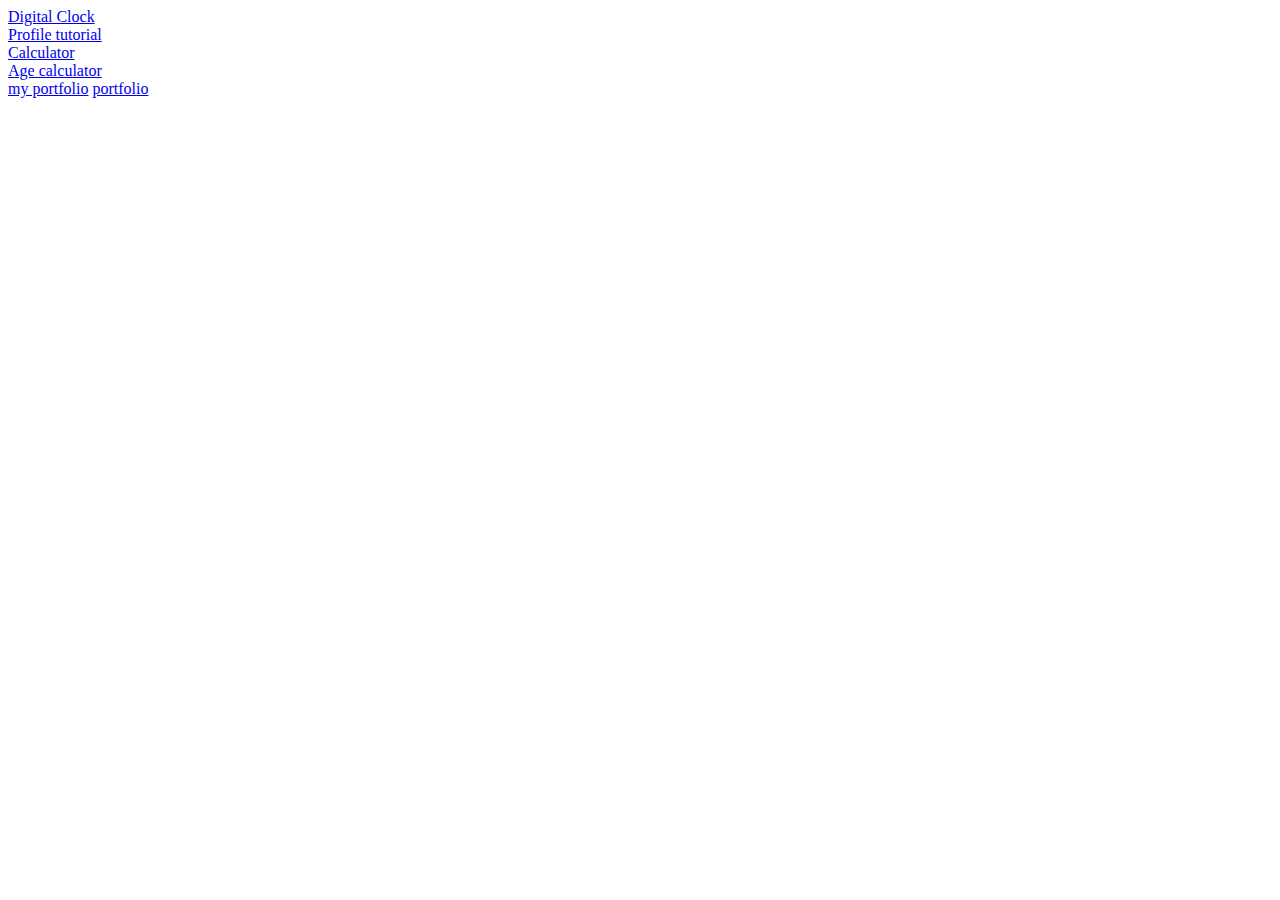
<file: index.html>
<!DOCTYPE html>
<html lang="en">
<head>
    <meta charset="UTF-8">
    <meta name="viewport" content="width=device-width, initial-scale=1.0">
    <title>Document</title>
</head>
<body>
    <a href="Day5.1/index.html">Digital Clock</a><br />
    <a href="Day5.2/index.html" >Profile tutorial</a><br />
    <a href="tutorial1/index.html" >Calculator</a><br />
    <a href="tutorial2/index.html" >Age calculator</a><br />
    <a href="portfolio/index.html"> my portfolio</a>
    <a href="portfolio copy/index.html">portfolio</a>
</body>
</html>
</file>
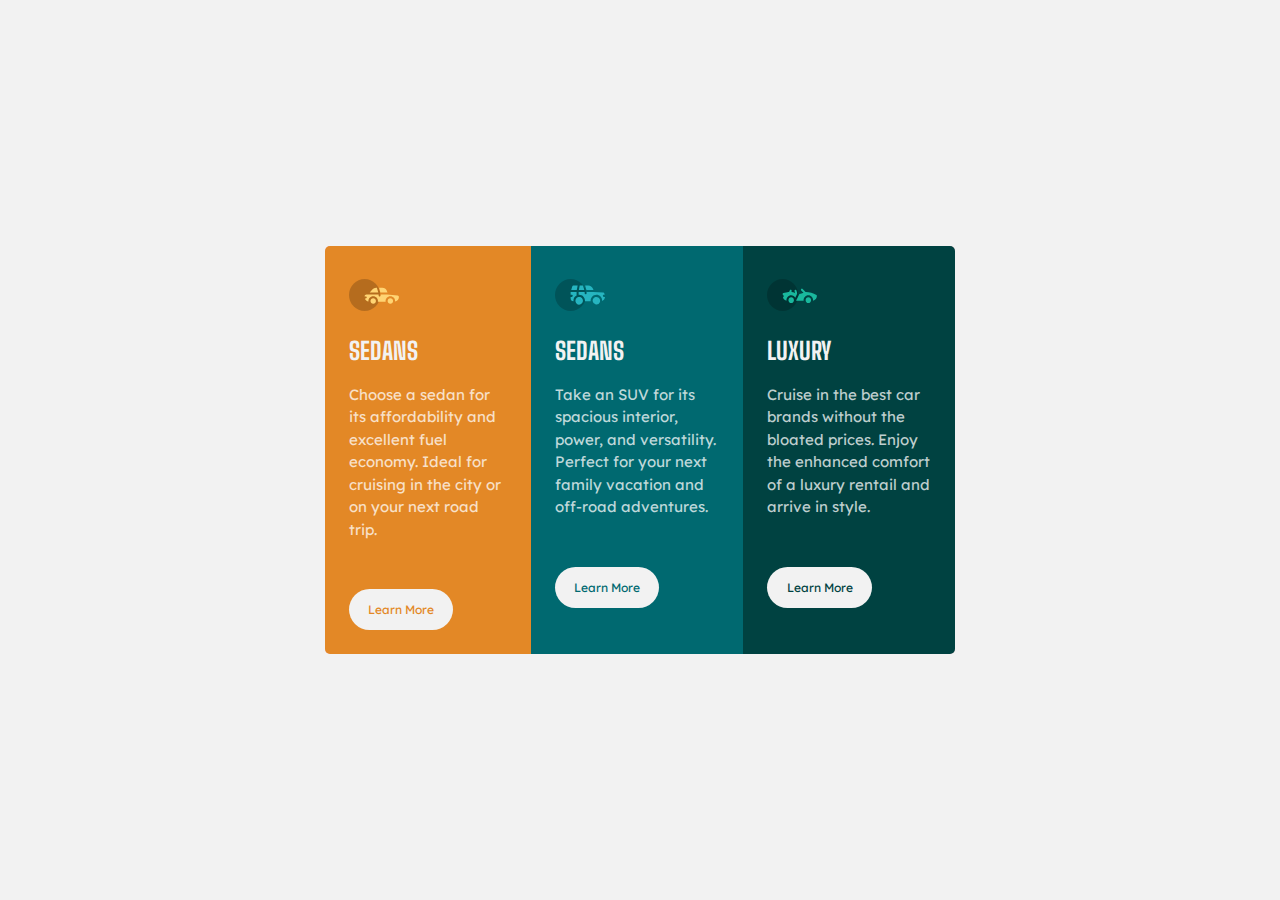
<file: 3-column-preview-card-component-main/index.html>
<!DOCTYPE html>
<html lang="en">
  <head>
    <meta charset="UTF-8" />
    <meta name="viewport" content="width=device-width, initial-scale=1.0" />
    <!-- displays site properly based on user's device -->

    <link rel="stylesheet" href="css/style.css" />

    <title>Frontend Mentor | 3-column preview card component</title>

    <!-- Feel free to remove these styles or customise in your own stylesheet 👍 -->
    <style></style>
  </head>
  <body>
    <div class="container">
      <div class="card">
        <div class="detail">
          <img src="images/icon-sedans.svg" alt="img" />
          <h2>Sedans</h2>
          <p>
            Choose a sedan for its affordability and excellent fuel economy.
            Ideal for cruising in the city or on your next road trip.
          </p>
        </div>
        <button>learn more</button>
      </div>
      <div class="card">
        <div class="detail">
          <img src="images/icon-suvs.svg" alt="img" />
          <h2>Sedans</h2>
          <p>
            Take an SUV for its spacious interior, power, and versatility.
            Perfect for your next family vacation and off-road adventures.
          </p>
        </div>
        <button>learn more</button>
      </div>
      <div class="card">
        <div class="detail">
          <img src="images/icon-luxury.svg" alt="img" />
          <h2>Luxury</h2>
          <p>
            Cruise in the best car brands without the bloated prices.
            Enjoy the enhanced comfort of a luxury rentail and arrive in style.
          </p>
        </div>
        <button>learn more</button>
      </div>
    </div>
  </body>
</html>
</file>
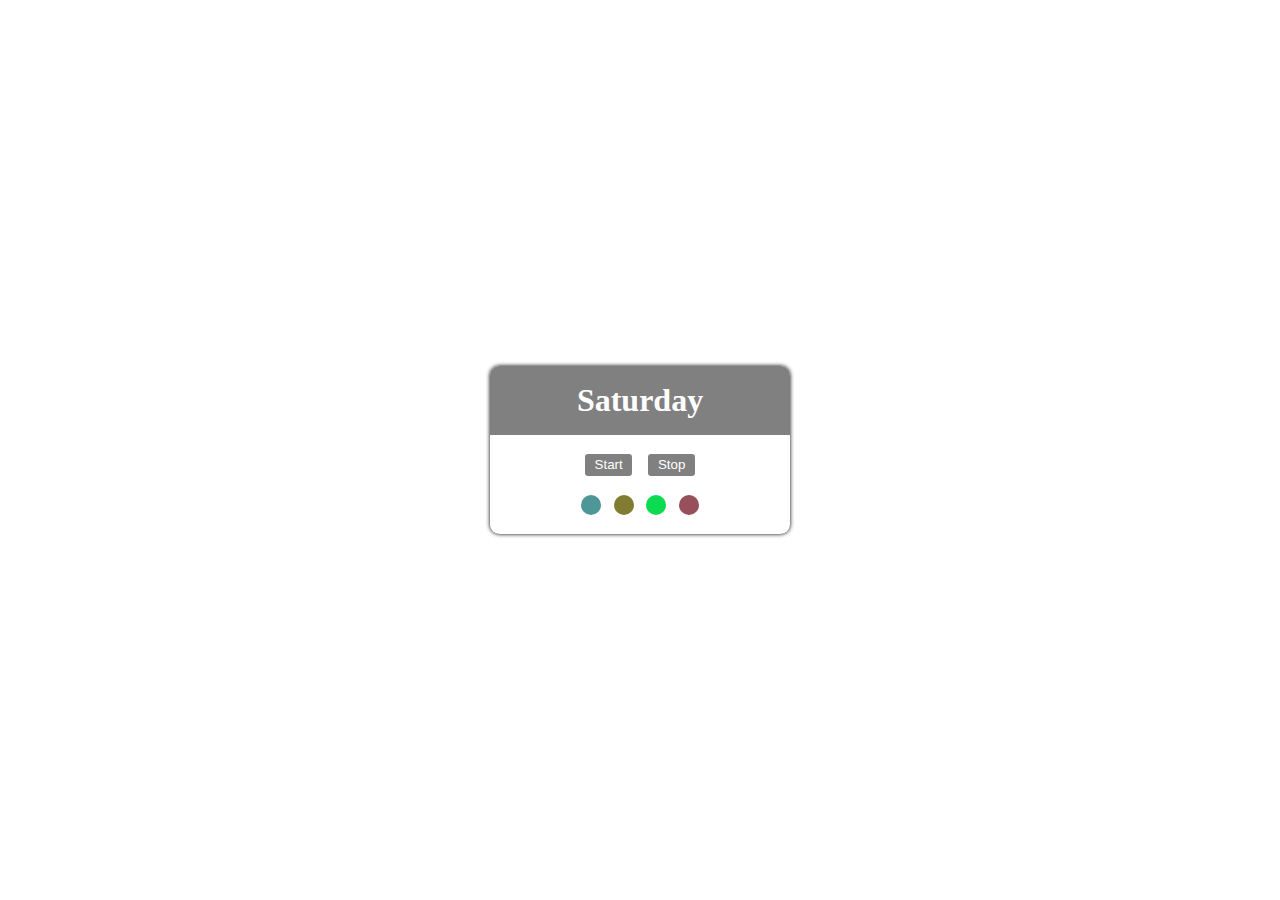
<file: Day5.1/index.html>
<!DOCTYPE html>
<html lang="en">
  <head>
    <meta charset="UTF-8" />
    <meta name="viewport" content="width=device-width, initial-scale=1.0" />
    <title>Digital clock</title>
    <link rel="stylesheet" href="css/style.css" />
  </head>
  <body>
    <div class="card">
      <h1>Saturday</h1>
      <div class="btn-container">
        <button>Start</button>
        <button>Stop</button>
      </div>
      <div class="theme-btn-container">
        <div class="btn btn1"></div>
        <div class="btn btn2"></div>
        <div class="btn btn3"></div>
        <div class="btn btn4"></div>
      </div>
    </div>

    <script src="js/script.js"></script>
  </body>
</html>
</file>
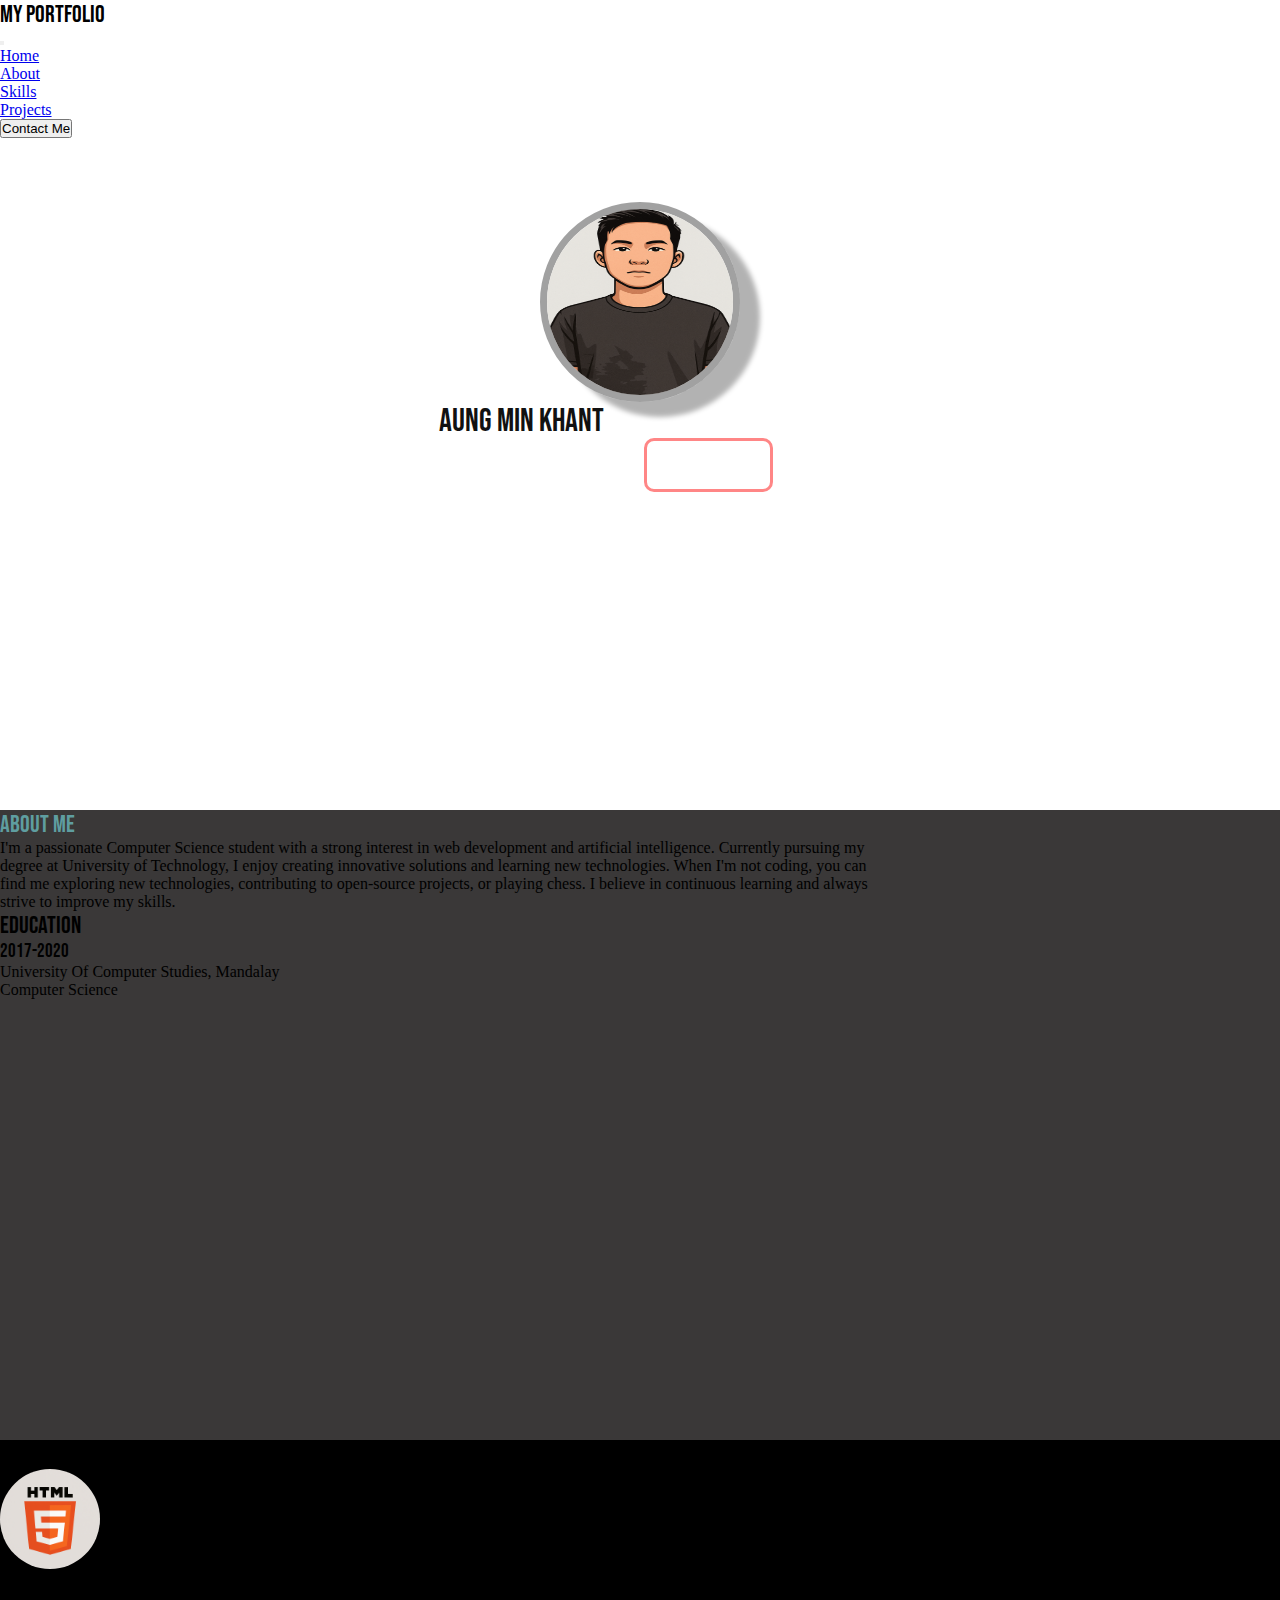
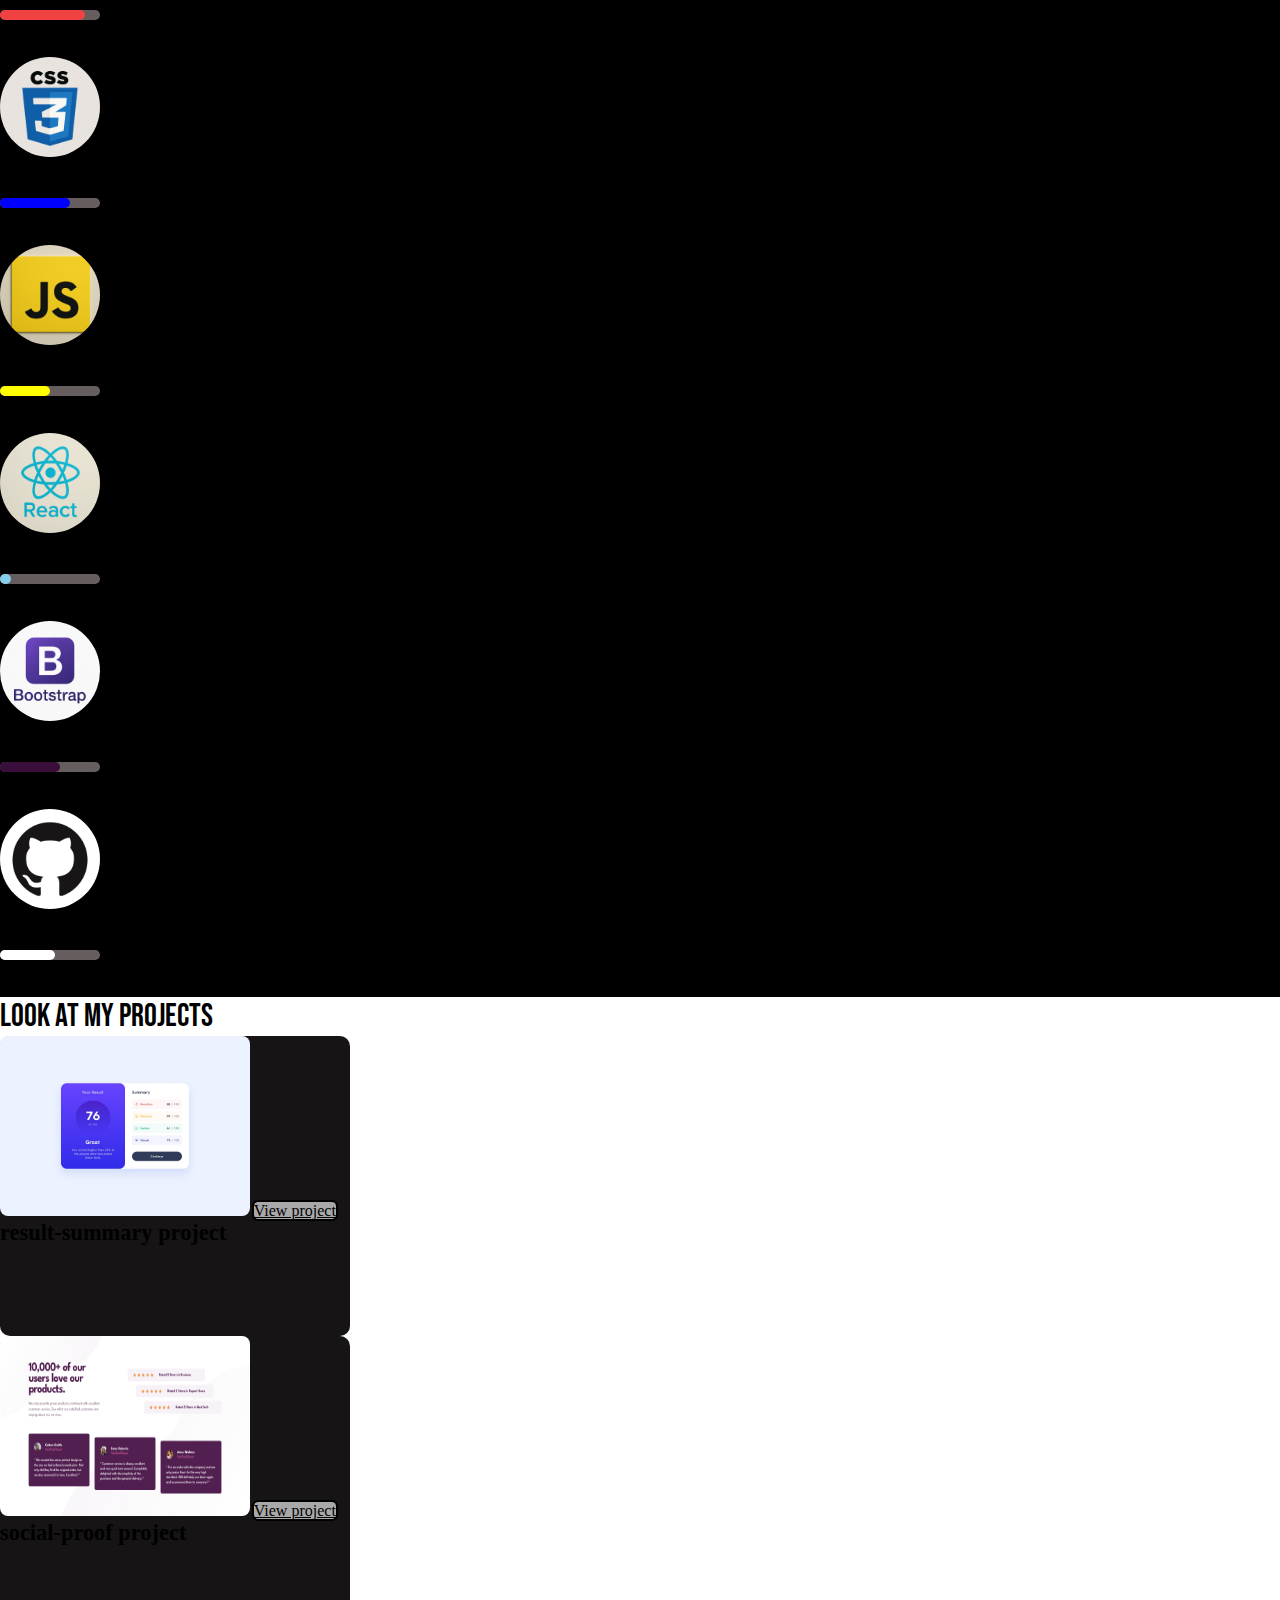
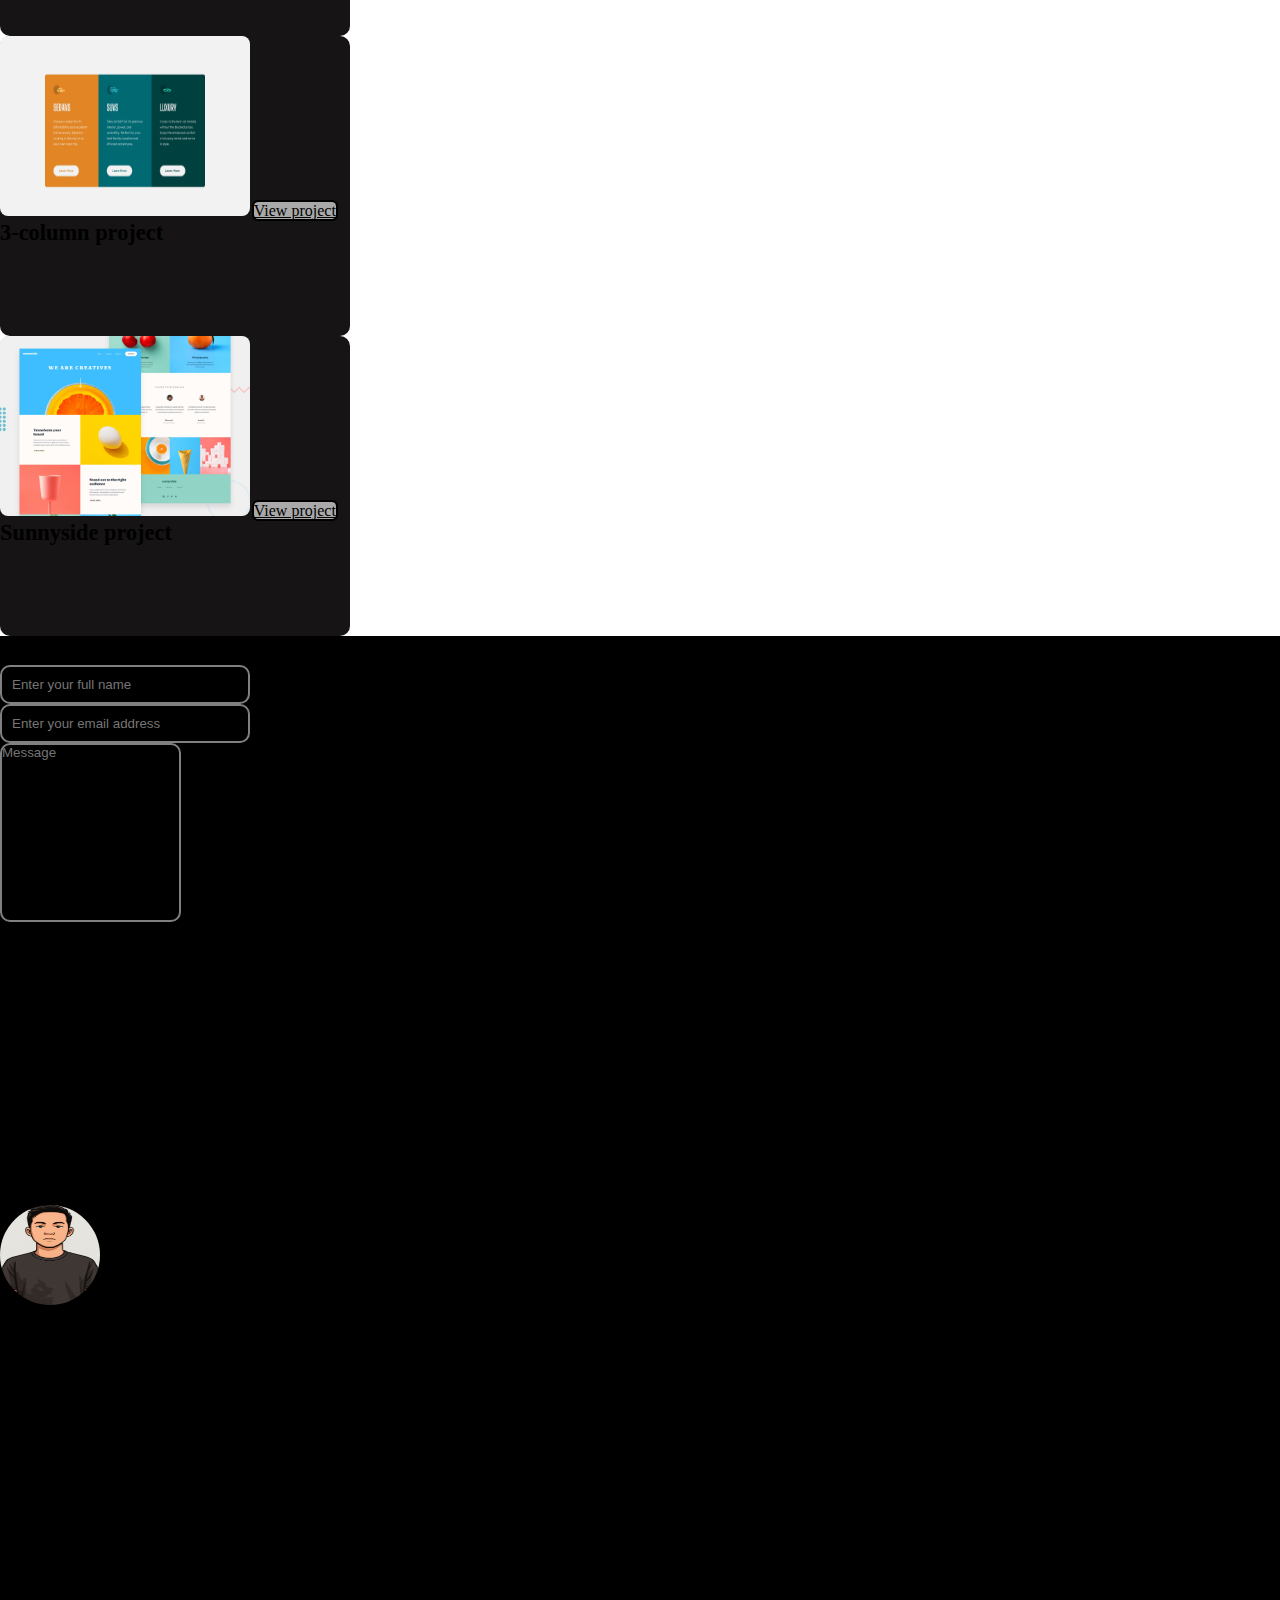
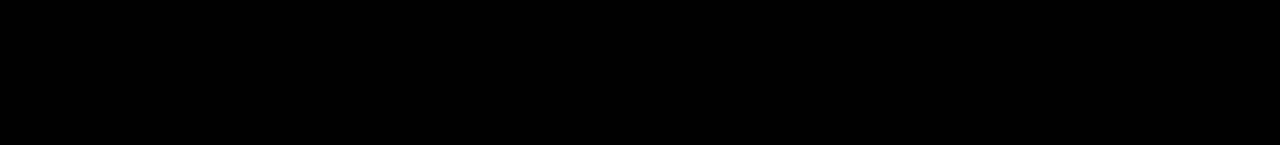
<file: portfolio copy/index.html>
<!DOCTYPE html>
<html lang="en">
  <head>
    <meta charset="UTF-8" />
    <meta name="viewport" content="width=device-width, initial-scale=1.0" />
    <title>Portfolio</title>
    <link
      href="https://cdn.jsdelivr.net/npm/bootstrap@5.3.7/dist/css/bootstrap.min.css"
      rel="stylesheet"
      integrity="sha384-LN+7fdVzj6u52u30Kp6M/trliBMCMKTyK833zpbD+pXdCLuTusPj697FH4R/5mcr"
      crossorigin="anonymous"
    />
    <link rel="stylesheet" href="css/style.css" />
    <link
      rel="stylesheet"
      href="https://cdnjs.cloudflare.com/ajax/libs/font-awesome/6.7.2/css/all.min.css"
      integrity="sha512-Evv84Mr4kqVGRNSgIGL/F/aIDqQb7xQ2vcrdIwxfjThSH8CSR7PBEakCr51Ck+w+/U6swU2Im1vVX0SVk9ABhg=="
      crossorigin="anonymous"
      referrerpolicy="no-referrer"
    />
    <link
      rel="stylesheet"
      href="https://cdnjs.cloudflare.com/ajax/libs/animate.css/4.1.1/animate.min.css"
    />
    <link rel="icon" href="images/myphoto.png.png">
  </head>
  <body>
    <section class="hero-section">
      <nav class="navbar navbar-expand-lg">
        <div class="container-fluid">
          <h2 class="animate__animated animate__backInLeft text-white">
            My portfolio
          </h2>
          <button 
            class="navbar-toggler bg-white"
            type="button"
            data-bs-toggle="collapse"
            data-bs-target="#navbarSupportedContent"
            aria-controls="navbarSupportedContent"
            aria-expanded="false"
            aria-label="Toggle navigation"
          >
            <span class="navbar-toggler-icon"></span>
          </button>
          <div
            class="collapse navbar-collapse flex-grow-0"
            id="navbarSupportedContent"
          >
            <ul
              class="navbar-nav me-auto mb-2 mb-lg-0 gap-3 align-items-center"
            >
              <li class="nav-item">
                <a
                  class="nav-link active text-white"
                  aria-current="page"
                  href="#"
                  >Home</a
                >
              </li>
              <li class="nav-item">
                <a class="nav-link text-white" href="#about">About</a>
              </li>
              <li class="nav-item">
                <a class="nav-link text-white" href="#skill">Skills</a>
              </li>
              <li class="nav-item">
                <a class="nav-link text-white" href="#project">Projects</a>
              </li>
              <li class="nav-item">
                <a class="nav-link text-white" href="#contact"
                  ><button
                    class="btn btn-light custom-btn text-uppercase rounded-pill"
                  >
                    Contact Me
                  </button></a
                >
              </li>
            </ul>
          </div>
        </div>
      </nav>
      <div class="photo">
        <img src="images/myphoto.png.png" class="myPhoto mt-4" />
        <div class="intro">
          <h1 class="text-center mt-5 text-uppercase">Aung Min Khant</h1>
          <h3 class="mt-3 p-1 text-center">
            I am full-stack Developer from
            <span class="text-black text-uppercase">Myanmar</span>
          </h3>
          <p class="text-center text-bg-info mt-4 p-2 rounded-pill">
            I am aslo a CS student at UCSM from 2017 to 2020.
          </p>
        </div>
      </div>
    </section>

    <section class="about-section container-fluid pt-4" id="about">
      <div class="row">
        <div class="col-12 col-md-6 d-flex justify-content-center text-center">
          <div class="about mt-5 bg-black bg-opacity-100 p-3">
            <h2 class="d-inline-block p-1">About me</h2>
            <p class="">
              I'm a passionate Computer Science student with a strong interest
              in web development and artificial intelligence. Currently pursuing
              my degree at University of Technology, I enjoy creating innovative
              solutions and learning new technologies. When I'm not coding, you
              can find me exploring new technologies, contributing to
              open-source projects, or playing chess. I believe in continuous
              learning and always strive to improve my skills.
            </p>
          </div>
        </div>
        <div
          class="col-12 col-md-6 d-flex justify-content-center align-items-center"
        >
          <div class="edu mt-5 text-leftr bg-black p-4 opacity-100">
            <h2>Education</h2>
            <h3>2017-2020</h3>
            <p>University Of Computer Studies, Mandalay</p>
            <p class="pb-4">Computer Science</p>
          </div>
        </div>
      </div>
    </section>

    <section class="skills-section container-fluid" id="skill">
      <div class="row">
        <h2 class="text-center mt-5">Skills</h2>
        <div class="skill col-6 col-md-3 mt-5">
          <div
            class="logo m-3 d-flex justify-content-center flex-column align-items-center"
          >
            <img src="images/html.png.png" alt="html" />
            <p>HTML</p>
            <div class="box"><div class="bar"></div></div>
            <p class="text-center">90%</p>
          </div>
        </div>
        <div class="skill col-6 col-md-3 mt-5">
          <div
            class="logo m-3 d-flex justify-content-center flex-column align-items-center"
          >
            <img src="images/css.png" alt="html" />
            <p>CSS</p>
            <div class="box"><div class="bar1"></div></div>
            <p class="text-center">80%</p>
          </div>
        </div>
        <div class="skill col-6 col-md-3 mt-5">
          <div
            class="logo m-3 d-flex justify-content-center flex-column align-items-center"
          >
            <img src="images/javascript.png" alt="html" />
            <p>javascript</p>
            <div class="box"><div class="bar2"></div></div>
            <p class="text-center">50%</p>
          </div>
        </div>
        <div class="skill col-6 col-md-3 mt-5">
          <div
            class="logo m-3 d-flex justify-content-center flex-column align-items-center"
          >
            <img src="images/react.png" alt="html" />
            <p>React</p>
            <div class="box"><div class="bar3"></div></div>
            <p class="text-center">10%</p>
          </div>
        </div>
        <div class="skill col-6 mt-5">
          <div
            class="logo m-3 d-flex justify-content-center flex-column align-items-center"
          >
            <img src="images/bootstrap.png" alt="html" />
            <p>Bootstrap</p>
            <div class="box"><div class="bar4"></div></div>
            <p class="text-center">70%</p>
          </div>
        </div>
        <div class="skill col-6 mt-5">
          <div
            class="logo m-3 d-flex justify-content-center flex-column align-items-center"
          >
            <img src="images/github.png" alt="html" />
            <p>Github</p>
            <div class="box"><div class="bar5"></div></div>
            <p class="text-center">60%</p>
          </div>
        </div>
      </div>
    </section>

    <section class="project-section container-fluid bg-dark" id="project">
      <div class="row">
        <h1 class="text-black text-center mt-5">Look at my projects</h1>
        <div
          class="col-12 col-md-6 projects mt-md-5 d-flex justify-content-center"
        >
          <div class="project d-flex flex-column align-items-center">
            <img class="mt-4" src="images/result-summary.jpg" />
            <a href="../results-summary-component-main/index.html" class="text-decoration-none mt-2 p-1">View project</a>
            <p class="mt-md-2">result-summary project</p>
          </div>
        </div>
        <div
          class="col-12 col-md-6 projects mt-md-5 mt-4 d-flex justify-content-center"
        > 
          <div class="project d-flex flex-column align-items-center">
            <img class="mt-4" src="images/social-proof.jpg" />
            <a href="../social-proof-section-master copy/social-proof-section-master/index.html" class="text-decoration-none mt-2 p-1">View project</a>
            <p class="mt-md-2">social-proof project</p>
          </div>
        </div>
        <div
          class="col-12 col-md-6 projects mt-md-4 mt-4 d-flex justify-content-around"
        >
          <div class="project d-flex flex-column align-items-center">
            <img class="mt-4" src="images/3-column.jpg" />
            <a href="../3-column-preview-card-component-main/index.html" class="text-decoration-none mt-2 p-1">View project</a>
            <p class="mt-md-2">3-column project</p>
          </div>
        </div>
        <div
          class="col-12 col-md-6 projects mt-md-4 mt-4 d-flex justify-content-around mb-4"
        >
          <div class="project d-flex flex-column align-items-center">
            <img class="mt-4" src="images/sunnyside2.jpg" />
            <a href="../sunnyside-agency-landing-page-main/index.html" class="text-decoration-none mt-2 p-1">View project</a>
            <p class="mt-md-2">Sunnyside project</p>
          </div>
        </div>
      </div>
    </section>

     <section class="contact-section container-fluid" id="contact">
      <div class="row">
        <h2 class="text-center mt-3">Contact me</h2>
        <div
          class="contact-info col-12 col-md-6 d-flex align-items-center justify-content-center"
        >
          <div class="contact mt d-flex gap-2 flex-column mt-5">
            <input
              type="text"
              placeholder="Enter your full name"
              name="Username"
              class="txt"
            /><br />
            <input
              type="email"
              placeholder="Enter your email address"
              name="email"
            /><br />
            <input type="message" placeholder="Message" name="msg" />
          </div>
        </div>
        <div
          class="contact-info col-12 col-md-6 d-flex flex-column align-items-center justify-content-center gap-3"
        >
        <div class="description">
          <img src="images/myphoto.png.png" alt="image" class="mb-3"><br />
          <p class="text-white"><i class="fa fa-location-dot"></i> Chiang Mai</p>
          <p class="text-white"><i class="fa fa-mobile-phone"></i> 0924682425</p>
          <p class="text-white"><i class="fa fa-home"></i> Pakokku, Myanmar </p> 
        </div>
        
          <div class="showtime d-flex flex-column justify-content-center gap-1">
            <h2 id="clock" class="text-white"></h2>
            <p id="date" class="text-white"></p>
            <!-- <button onclick="clearInterval(myTime)">Stop</button> -->
          </div>
        </div>
      </div>
    </section> 

    <script src="Js/script.js"></script>
    <script
      src="https://cdn.jsdelivr.net/npm/bootstrap@5.3.7/dist/js/bootstrap.bundle.min.js"
      integrity="sha384-ndDqU0Gzau9qJ1lfW4pNLlhNTkCfHzAVBReH9diLvGRem5+R9g2FzA8ZGN954O5Q"
      crossorigin="anonymous"
    ></script>
  </body>
</html>
</file>
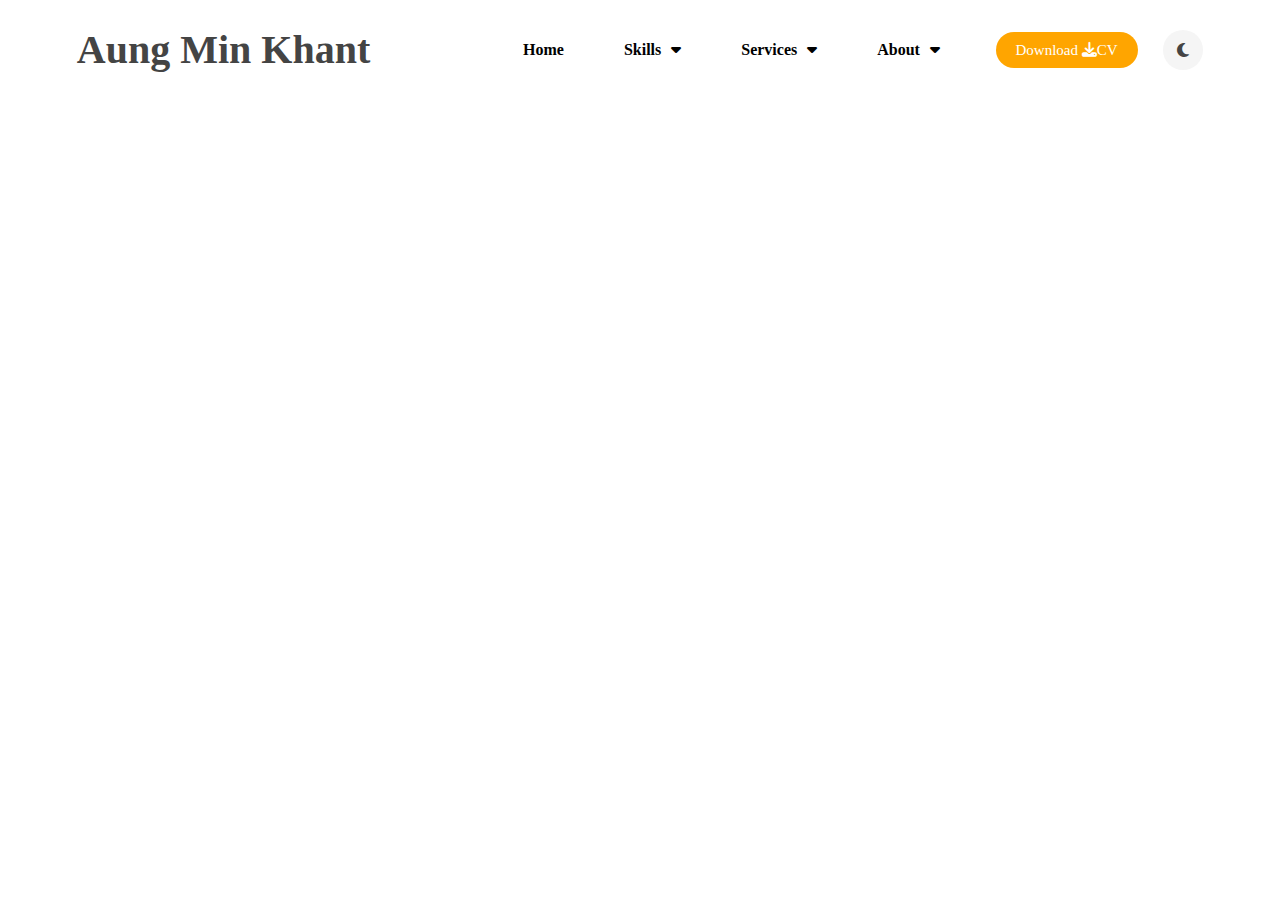
<file: portfolio/index.html>
<!DOCTYPE html>
<html lang="en">
  <head>
    <meta charset="UTF-8" />
    <meta name="viewport" content="width=device-width, initial-scale=1.0" />
    <title>My portfolio</title>
    <link
      rel="stylesheet"
      href="https://cdnjs.cloudflare.com/ajax/libs/font-awesome/6.7.2/css/all.min.css"
      integrity="sha512-Evv84Mr4kqVGRNSgIGL/F/aIDqQb7xQ2vcrdIwxfjThSH8CSR7PBEakCr51Ck+w+/U6swU2Im1vVX0SVk9ABhg=="
      crossorigin="anonymous"
      referrerpolicy="no-referrer"
    />
    <link rel="stylesheet" href="assets/css/style.css" />
  </head>
  <body>
    <div class="modal" id="myModal">
      <div class="modal-content">
        <span class="close"><i class="fa fa-times"></i></span>
        <div class="content-title">
          <span>Skills</span>
        </div>
        <div class="skills-box">
          <span class="skills-label">HTML</span>
          <span class="skills-label">CSS</span>
          <span class="skills-label">Javascript</span>
          <span class="skills-label">React js</span>
        </div>
      </div>
    </div>
     <div class="modal" id="myModal1">
      <div class="modal-content">
        <span class="close"><i class="fa fa-times"></i></span>
        <div class="content-title">
          <span>Services We offer</span>
        </div>
        <div class="desc-content">
          <p>I work together with my team to offer best services in:</p>
          <ul class="services-list">
            <li>Web Development</li>
            <li>Web Design</li>
            <li>Web Hosting</li>
          </ul>
        </div>
      </div>
    </div>
    <div class="modal" id="myModal2">
      <div class="modal-content">
        <span class="close"><i class="fa fa-times"></i></span>
        <div class="content-title">
          <span>About me</span>
        </div>
        <p>
          I am a junior web developer who passionate about web development,
          software development.I am still learing about web development and
          software development.
        </p>
      </div>
    </div>  

    <!-- Wrapper -->
    <div class="wrapper">
      <div class="nav">
        <div class="nav_logo">
          <span>Aung Min Khant</span>
        </div>
        <div class="nav_right">
          <div class="nav_menu" id="navMenu">
            <ul class="link_list">
              <div class="close-menu">
                <i class="fa fa-times" onclick="menuClose()"></i>
              </div>
              <li class="list">
                <a href="#" class="link">Home</a>
              </li>
              <li class="list">
                <a href="#myModal" class="link" id="myBtn"
                  >Skills <i class="fa fa-caret-down"></i
                ></a>
                <div class="description-box">
                  <div class="link_description" id="myDescription">
                    <div class="content-title">
                      <span>I'm skilled in</span>
                    </div>
                    <div class="desc-content">
                      <span class="skills-label">HTML</span>
                      <span class="skills-label">CSS</span>
                      <span class="skills-label">Javascript</span>
                      <span class="skills-label">React js</span>
                    </div>
                  </div>
                </div>
              </li>
              <li class="list">
                <a href="#myModal1" class="link" id="myBtn"
                  >Services <i class="fa fa-caret-down"></i
                ></a>
                <div class="description-box">
                  <div class="link_description" id="myDescription">
                    <div class="content-title">
                      <span>Services we offer</span>
                    </div>
                    <div class="desc-content">
                      <p>
                        I work together with my team to offer best services in:
                      </p>
                      <ul class="services-list">
                        <li>Web Development</li>
                        <li>Web Design</li>
                        <li>Web Hosting</li>
                      </ul>
                    </div>
                  </div>
                </div>
              </li>
              <li class="list">
                <a href="#myModal2" class="link" id="myBtn"
                  >About <i class="fa fa-caret-down"></i
                ></a>
                <div class="description-box about_box">
                  <div class="link_description" id="myDescription">
                    <div class="content-title">
                      <span>About me</span>
                    </div>
                    <div class="desc-content">
                      <p>
                        I am a junior web developer who passionate about web
                        development, software development.I am still learing
                        about web development and software development.
                      </p>
                    </div>
                  </div>
                </div>
              </li>
            </ul>
          </div>
          <div class="nav_button">
            <a href="#" class="btn"
              ><span>Download</span> <i class="fa fa-download"></i
              ><span>CV</span></a
            >
          </div>
          <div class="mode">
            <div class="moon-sun" id="toggle-switch">
              <i class="fa fa-moon" id="moon"></i>
              <i class="fa fa-sun" id="sun"></i>
            </div>
          </div>
          <div class="nav_menu_btn">
            <i class="fa fa-bars" onclick="myMenuFunction()"></i>
          </div>
        </div>
      </div>
    </div>
    <script src="Js/script.js"></script>
  </body>
</html>
</file>
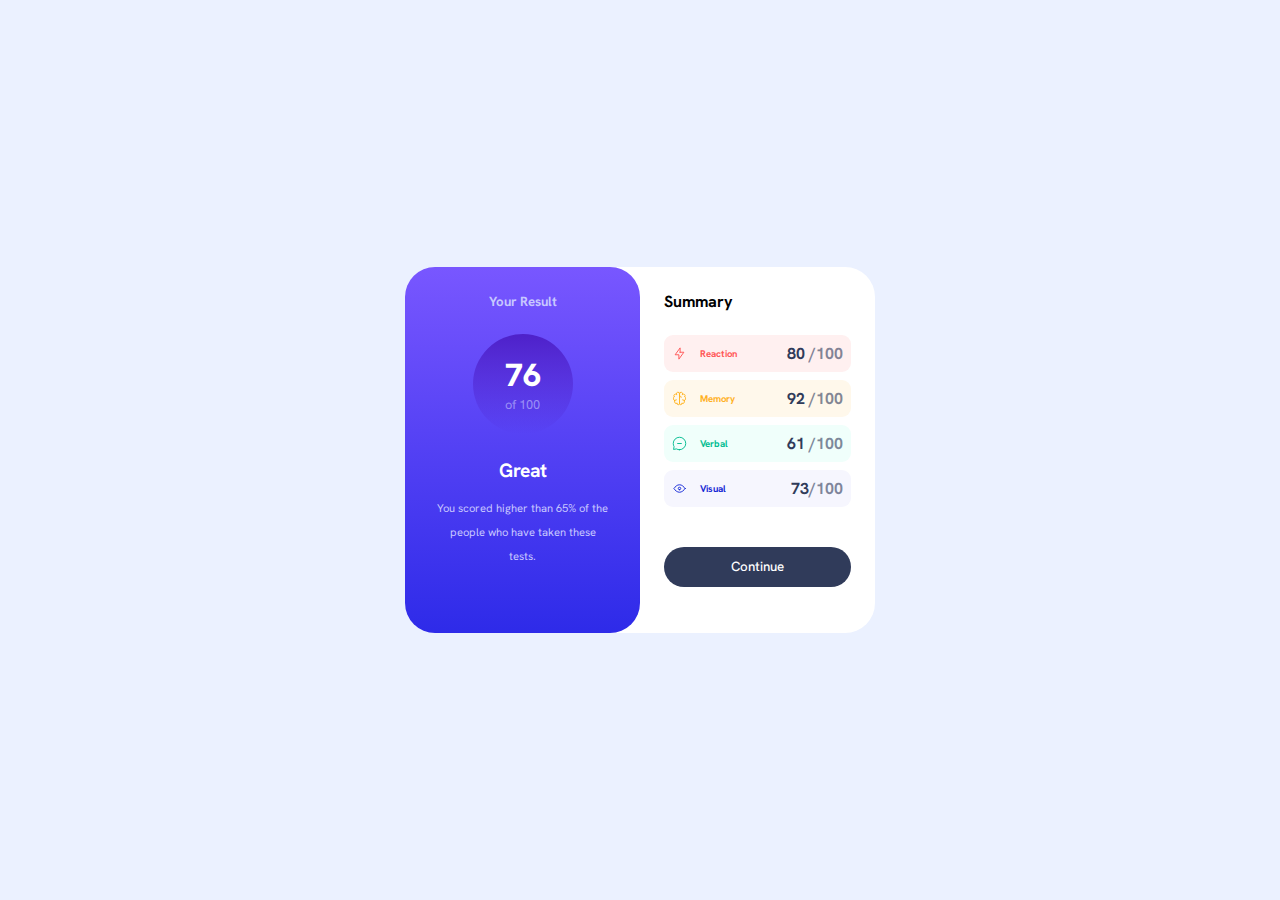
<file: results-summary-component-main/index.html>
<!DOCTYPE html>
<html lang="en">
  <head>
    <meta charset="UTF-8" />
    <meta name="viewport" content="width=device-width, initial-scale=1.0" />
    <!-- displays site properly based on user's device -->

    <link
      rel="icon"
      type="image/png"
      sizes="32x32"
      href="./assets/images/favicon-32x32.png"
    />

    <title>Frontend Mentor | Results summary component</title>
    <link rel="stylesheet" href="assets/css/style.css" />

    <!-- Feel free to remove these styles or customise in your own stylesheet 👍 -->
    <style>
      .attribution {
        font-size: 11px;
        text-align: center;
      }
      .attribution a {
        color: hsl(228, 45%, 44%);
      }
    </style>
  </head>
  <body>
    <div class="container">
      <div class="result">
        <h5>Your Result</h5>
        <div class="circle">
          <div>
            <h2>76</h2>
            <p>of 100</p>
          </div>
        </div>
        <h2 class="great">Great</h2>
        <p class="detail">
          You scored higher than 65% of the people who have taken these tests.
        </p>
      </div>
      <div class="summary">
        <h5>Summary</h5>
        <div class="card-container">
          <div class="card react-container">
            <div class="reaction">
              <img src="assets/images/icon-reaction.svg" alt="img" />
              <h6>Reaction</h6>
            </div>
            <div class="rate">
              <h5>80 <span>/100</span></h5>
            </div>
          </div>
          <div class="card memo-container">
            <div class="memory">
              <img src="assets/images/icon-memory.svg" alt="img" />
              <h6>Memory</h6>
            </div>
            <div class="rate">
              <h5>92 <span>/100</span></h5>
            </div>
          </div>
          <div class="card verbal-container">
            <div class="verbal">
              <img src="assets/images/icon-verbal.svg" alt="img" />
              <h6>Verbal</h6>
            </div>
            <div class="rate">
              <h5>61 <span>/100</span></h5>
            </div>
          </div>
          <div class="card visual-container">
            <div class="visual">
              <img src="assets/images/icon-visual.svg" alt="img" />
              <h6>Visual</h6>
            </div>
            <div class="rate">
              <h5>73<span>/100</span></h5>
            </div>
          </div>
          <div><button>Continue</button></div>
        </div>
      </div>
    </div>
  </body>
</html>
</file>
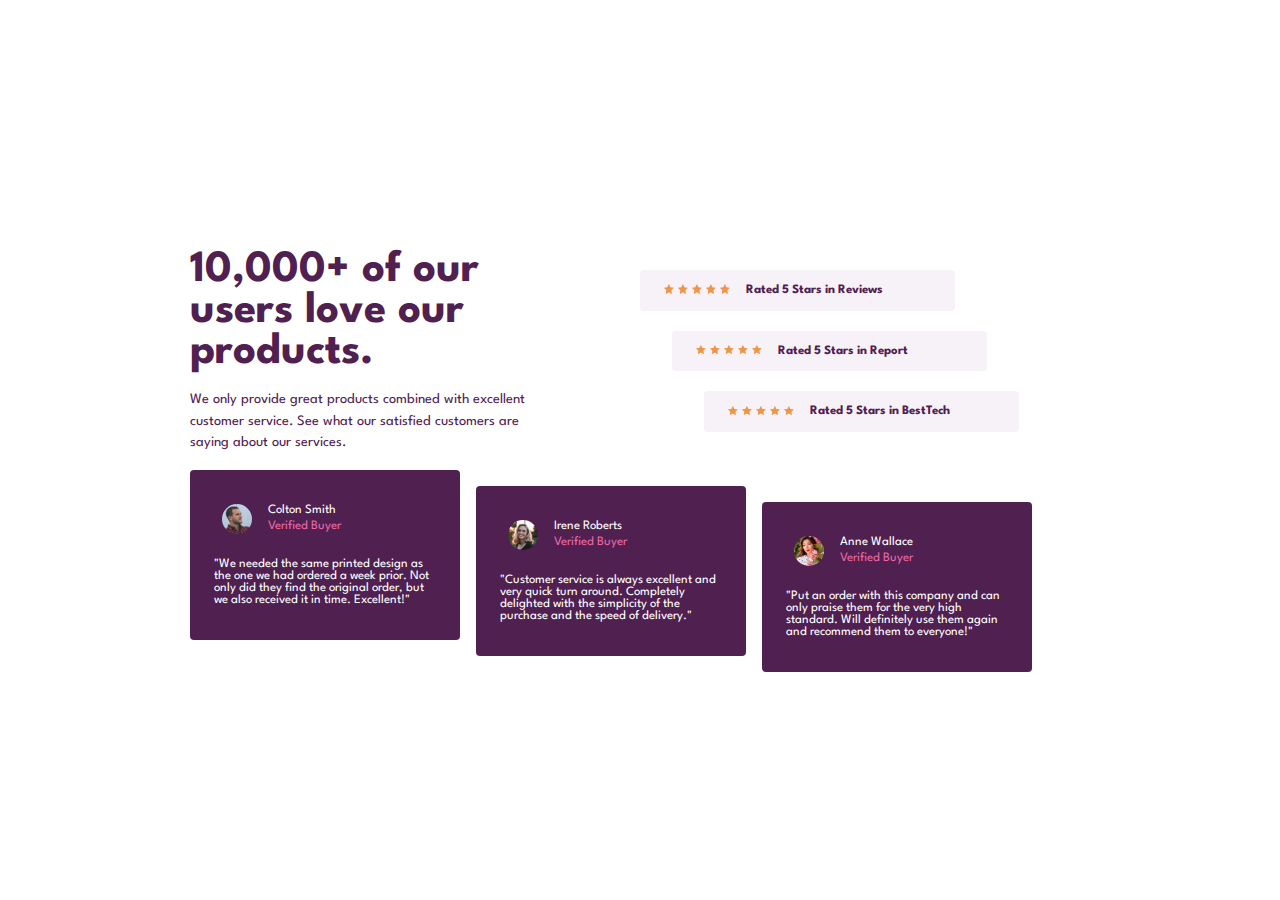
<file: social-proof-section-master/index.html>
<!DOCTYPE html>
<html lang="en">
  <head>
    <meta charset="UTF-8" />
    <meta name="viewport" content="width=device-width, initial-scale=1.0" />
    <!-- displays site properly based on user's device -->

    <link
      rel="icon"
      type="image/png"
      sizes="32x32"
      href="./images/favicon-32x32.png"
    />

    <title>Frontend Mentor | Social proof section</title>

    <!-- Feel free to remove these styles or customise in your own stylesheet 👍 -->
    <link rel="stylesheet" href="css/style.css" />
    <style>
      .attribution {
        font-size: 11px;
        text-align: center;
      }
      .attribution a {
        color: hsl(228, 45%, 44%);
      }
    </style>
  </head>
  <body>
    <div class="container">
      <div class="intro-container">
        <div class="intro">
          <h1>10,000+ of our users love our products.</h1>
          <p>
            We only provide great products combined with excellent customer
            service. See what our satisfied customers are saying about our
            services.
          </p>
        </div>
      </div>
      <div class="rating-container">
        <div class="rating">
          <div class="img-container">
            <img src="images/icon-star.svg" alt="img" />
            <img src="images/icon-star.svg" alt="img" />
            <img src="images/icon-star.svg" alt="img" />
            <img src="images/icon-star.svg" alt="img" />
            <img src="images/icon-star.svg" alt="img" />
          </div>
          <h5>Rated 5 Stars in Reviews</h5>
        </div>
        <div class="rating">
          <div class="img-container">
            <img src="images/icon-star.svg" alt="img" />
            <img src="images/icon-star.svg" alt="img" />
            <img src="images/icon-star.svg" alt="img" />
            <img src="images/icon-star.svg" alt="img" />
            <img src="images/icon-star.svg" alt="img" />
          </div>
          <h5>Rated 5 Stars in Report</h5>
        </div>
        <div class="rating">
          <div class="img-container">
            <img src="images/icon-star.svg" alt="img" />
            <img src="images/icon-star.svg" alt="img" />
            <img src="images/icon-star.svg" alt="img" />
            <img src="images/icon-star.svg" alt="img" />
            <img src="images/icon-star.svg" alt="img" />
          </div>
          <h5>Rated 5 Stars in BestTech</h5>
        </div>
      </div>
      <div class="card-container">
        <div class="card">
          <div class="cardsmall">
            <img src="images/image-colton.jpg" alt="img" />
            <div>
              <h3>Colton Smith</h3>
              <h3 class="buyer">Verified Buyer</h3>
            </div>
          </div>
          <p>
            "We needed the same printed design as the one we had ordered a week
            prior. Not only did they find the original order, but we also
            received it in time. Excellent!"
          </p>
        </div>
        <div class="card">
          <div class="cardsmall">
            <img src="images/image-irene.jpg" alt="img" />
            <div>
              <h3>Irene Roberts</h3>
              <h3 class="buyer">Verified Buyer</h3>
            </div>
          </div>
          <p>
            "Customer service is always excellent and very quick turn around.
            Completely delighted with the simplicity of the purchase and the
            speed of delivery."
          </p>
        </div>
        <div class="card">
          <div class="cardsmall">
            <img src="images/image-anne.jpg" alt="img" />
            <div>
              <h3>Anne Wallace</h3>
              <h3 class="buyer">Verified Buyer</h3>
            </div>
          </div>

          <p>
            "Put an order with this company and can only praise them for the
            very high standard. Will definitely use them again and recommend
            them to everyone!"
          </p>
        </div>
      </div>
    </div>
  </body>
</html>
</file>
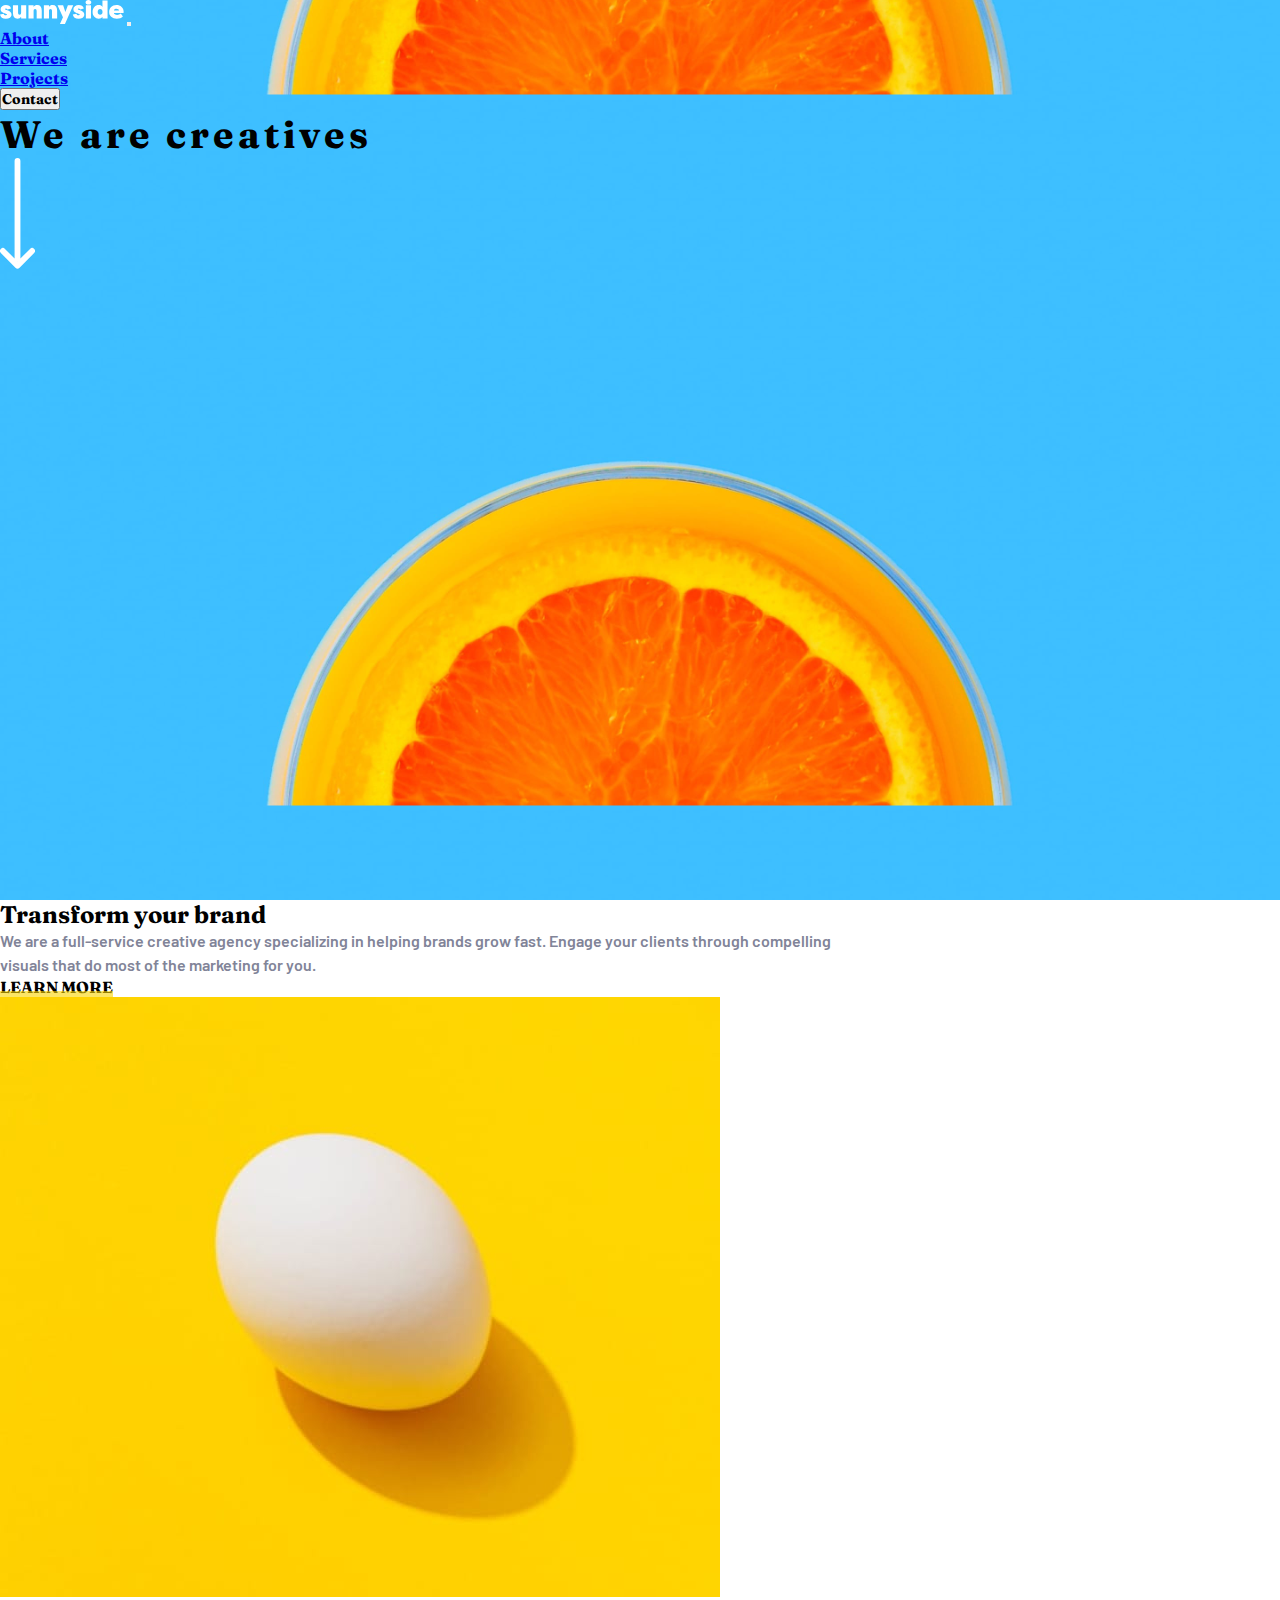
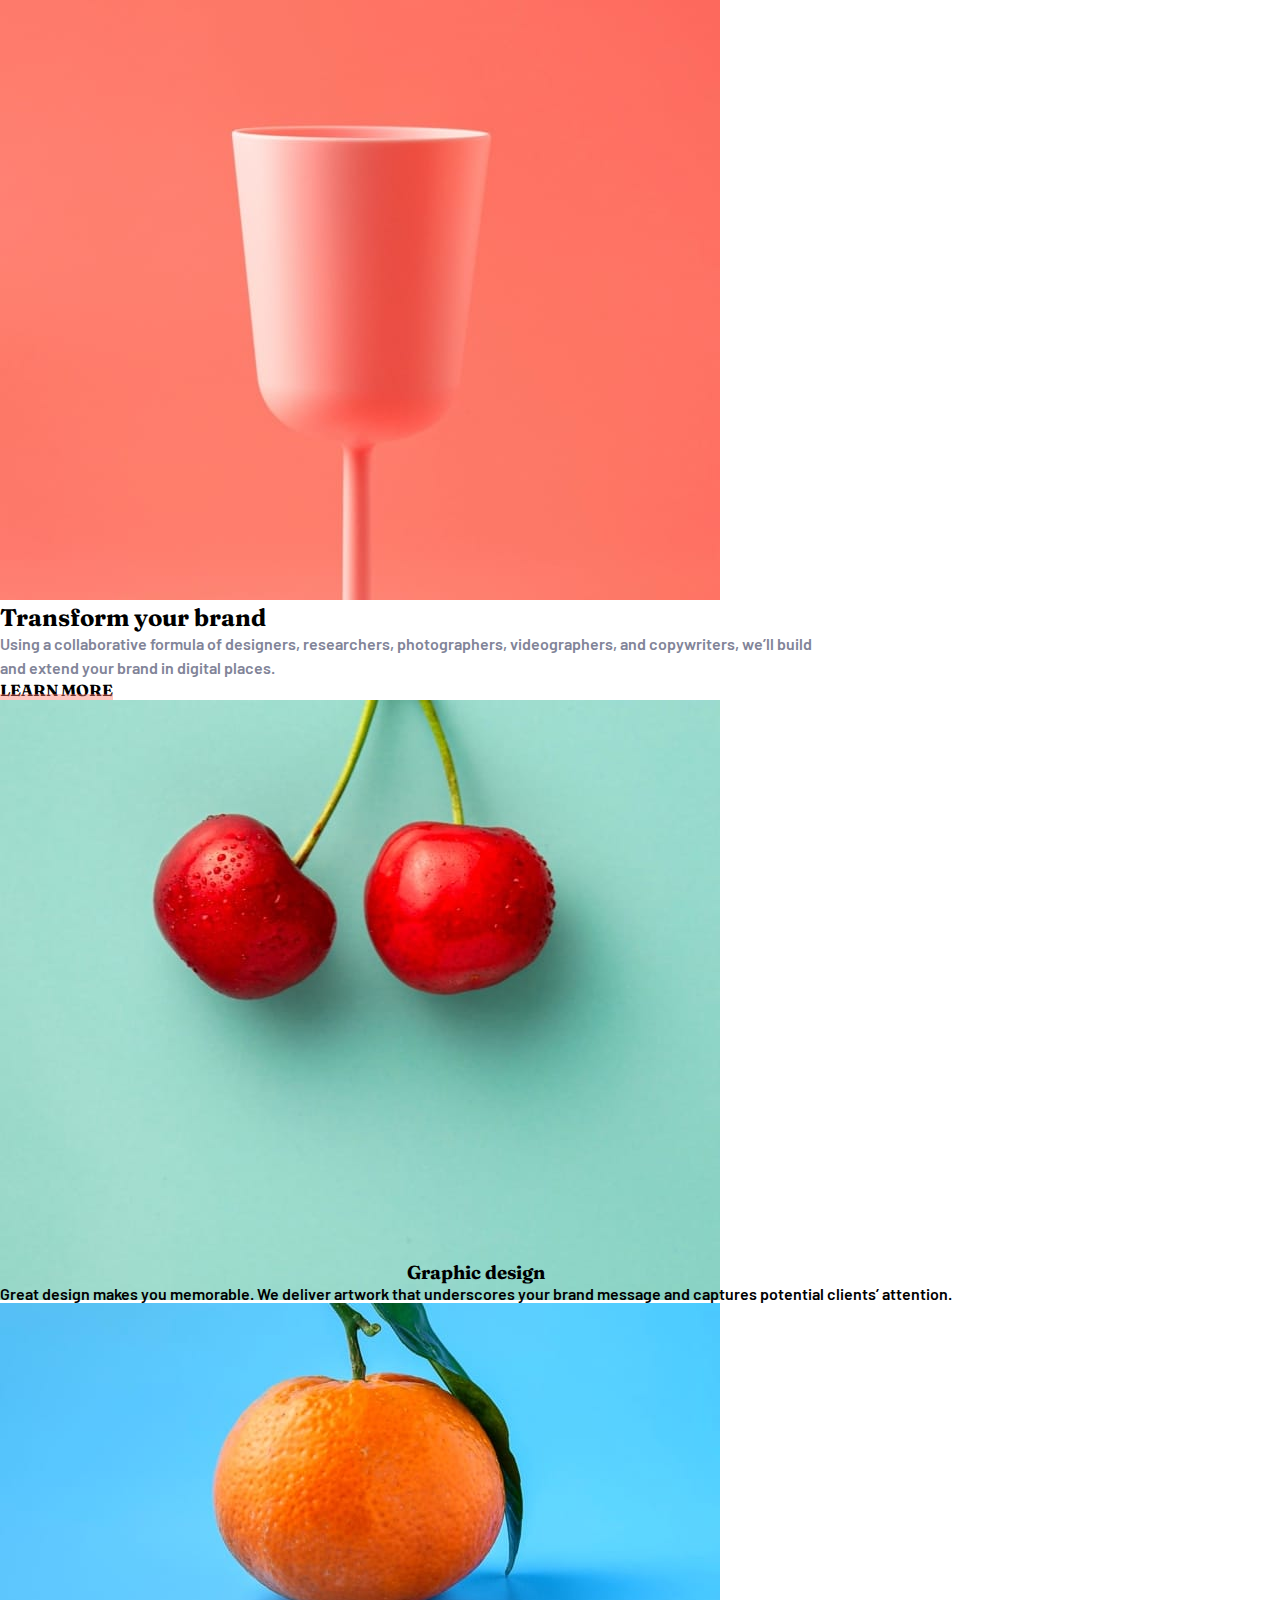
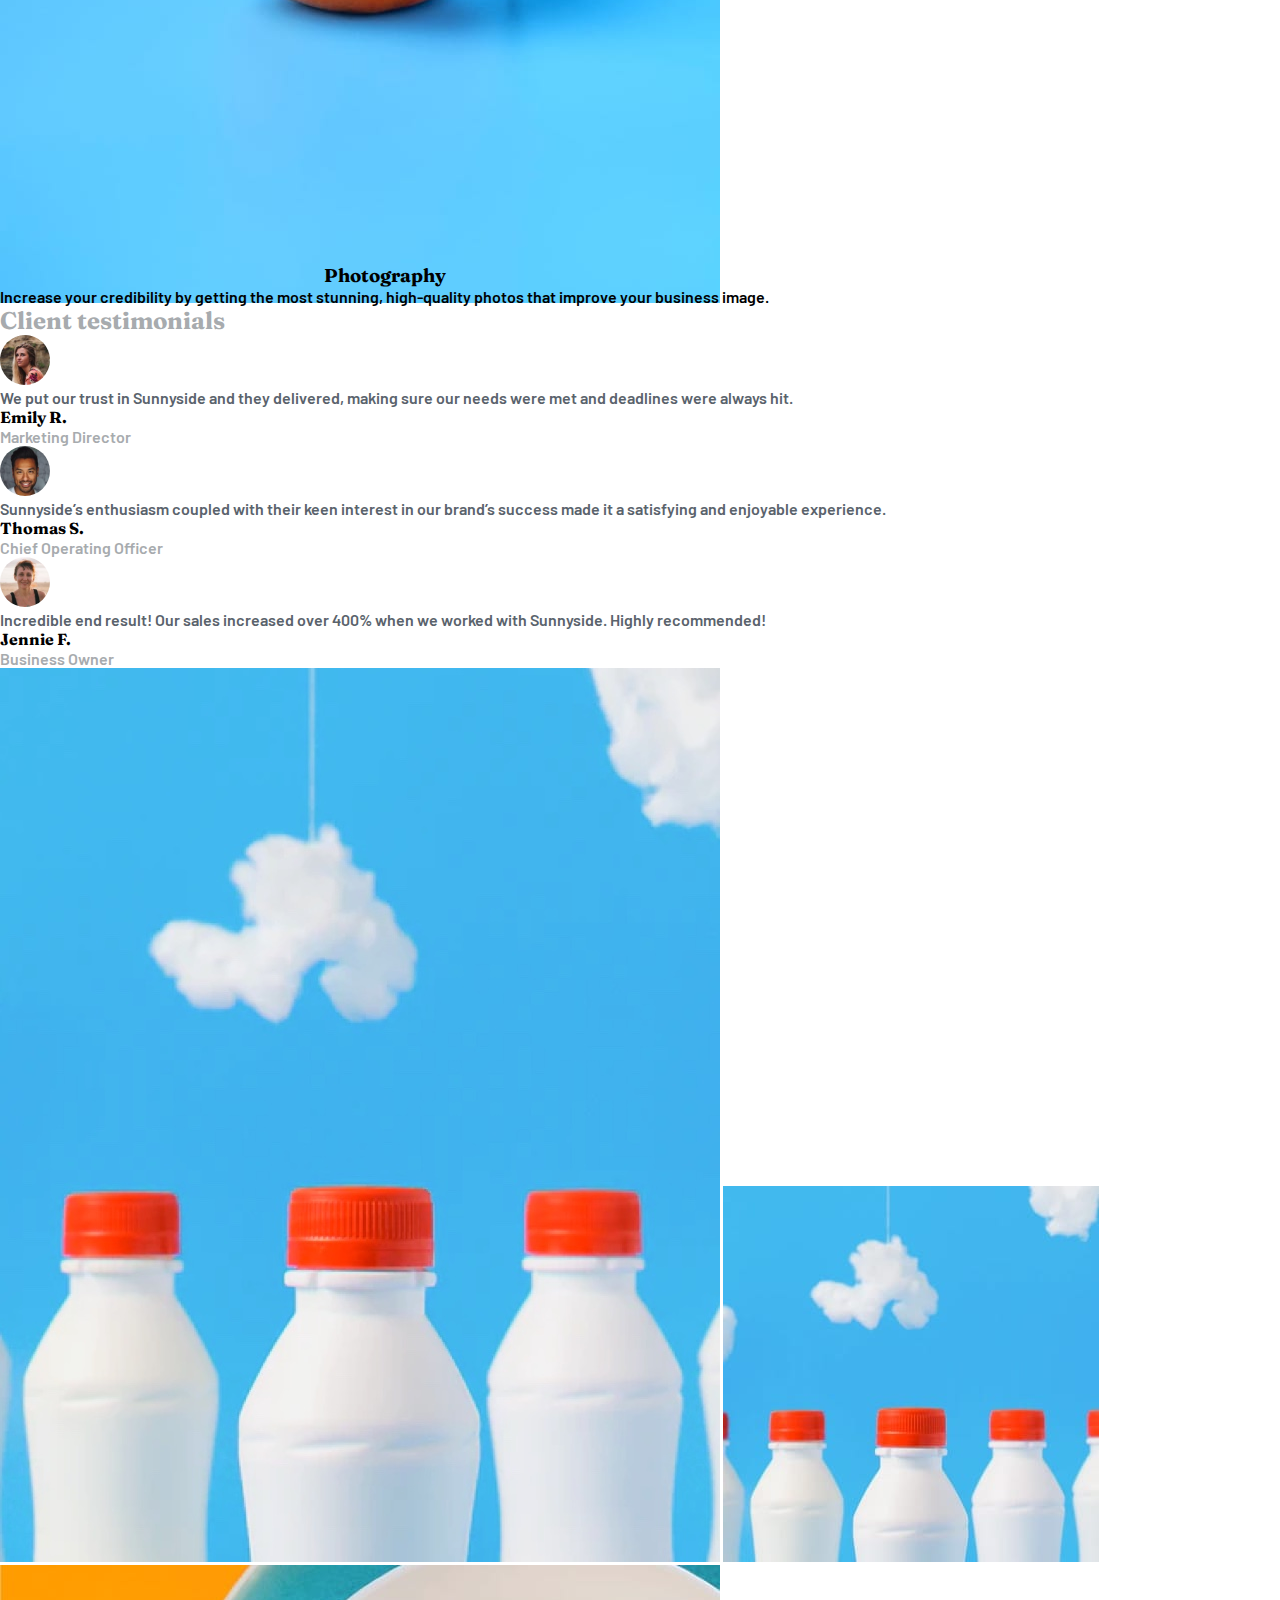
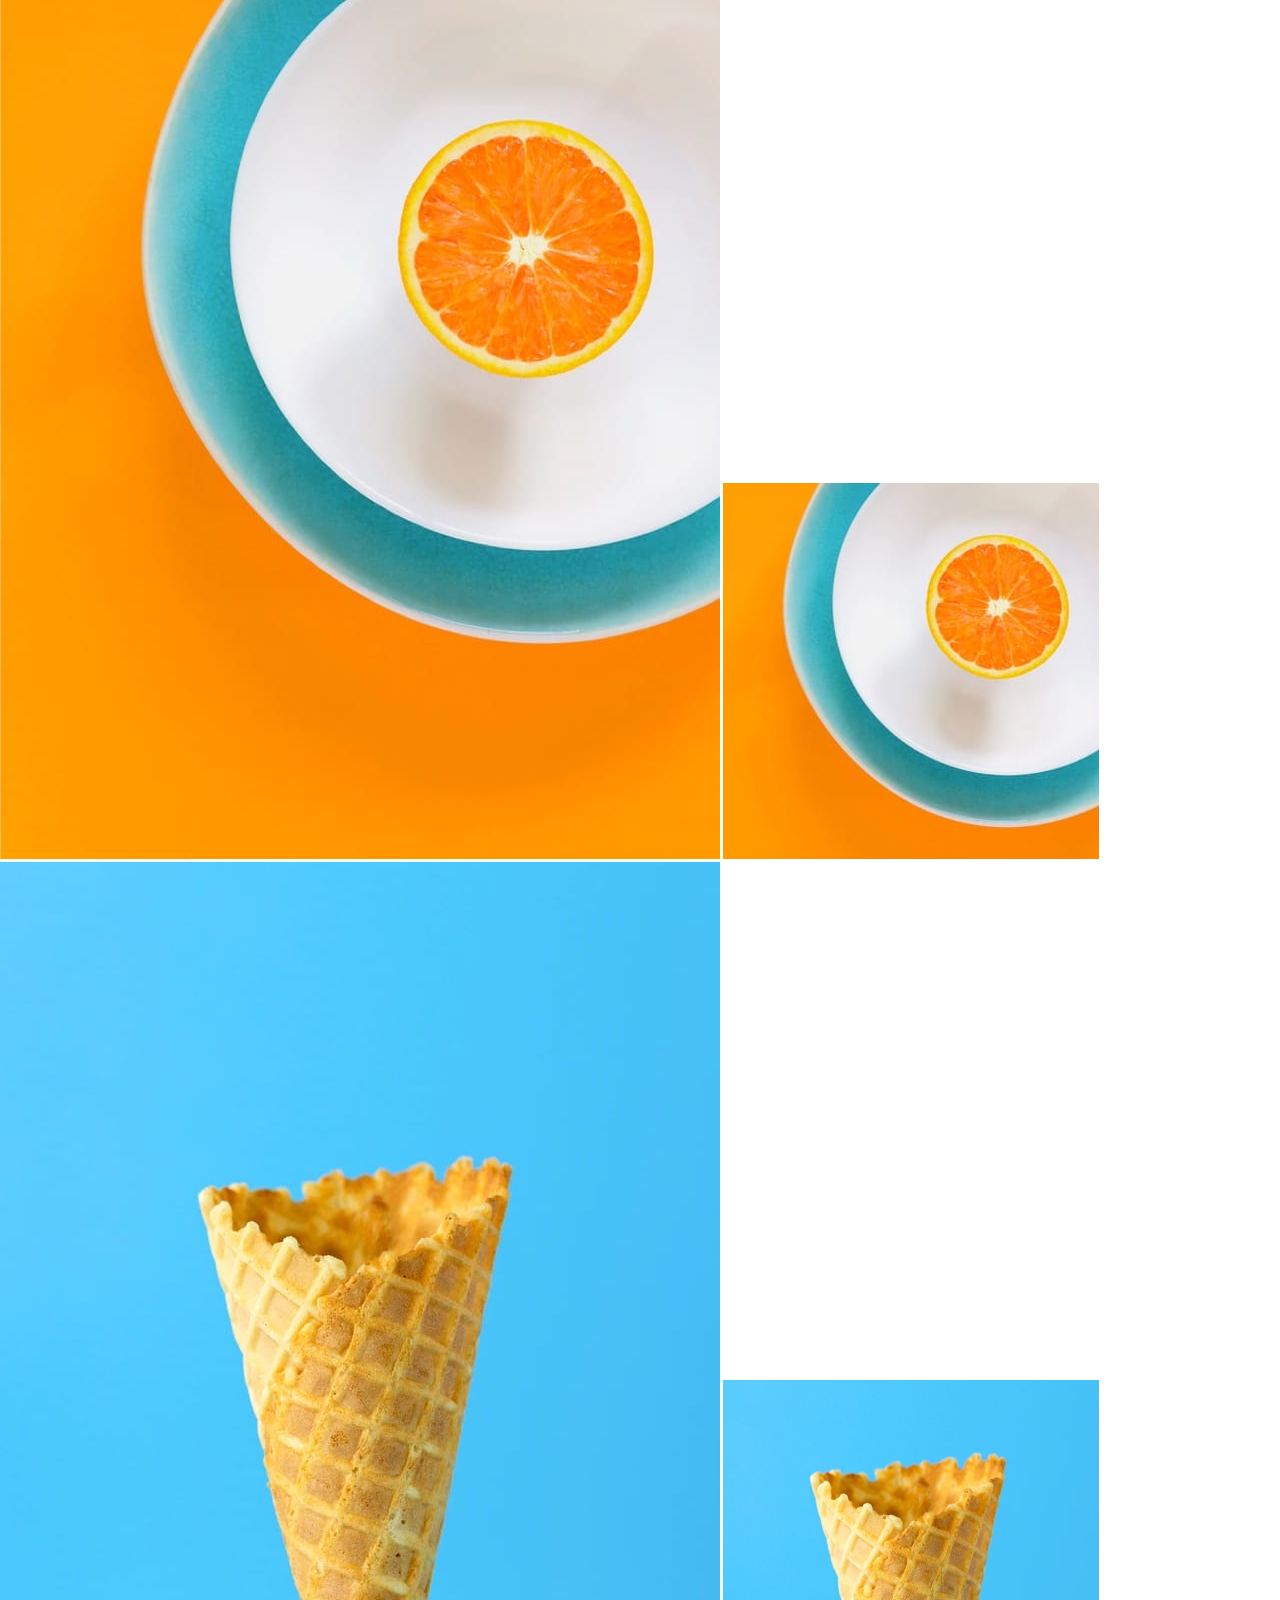
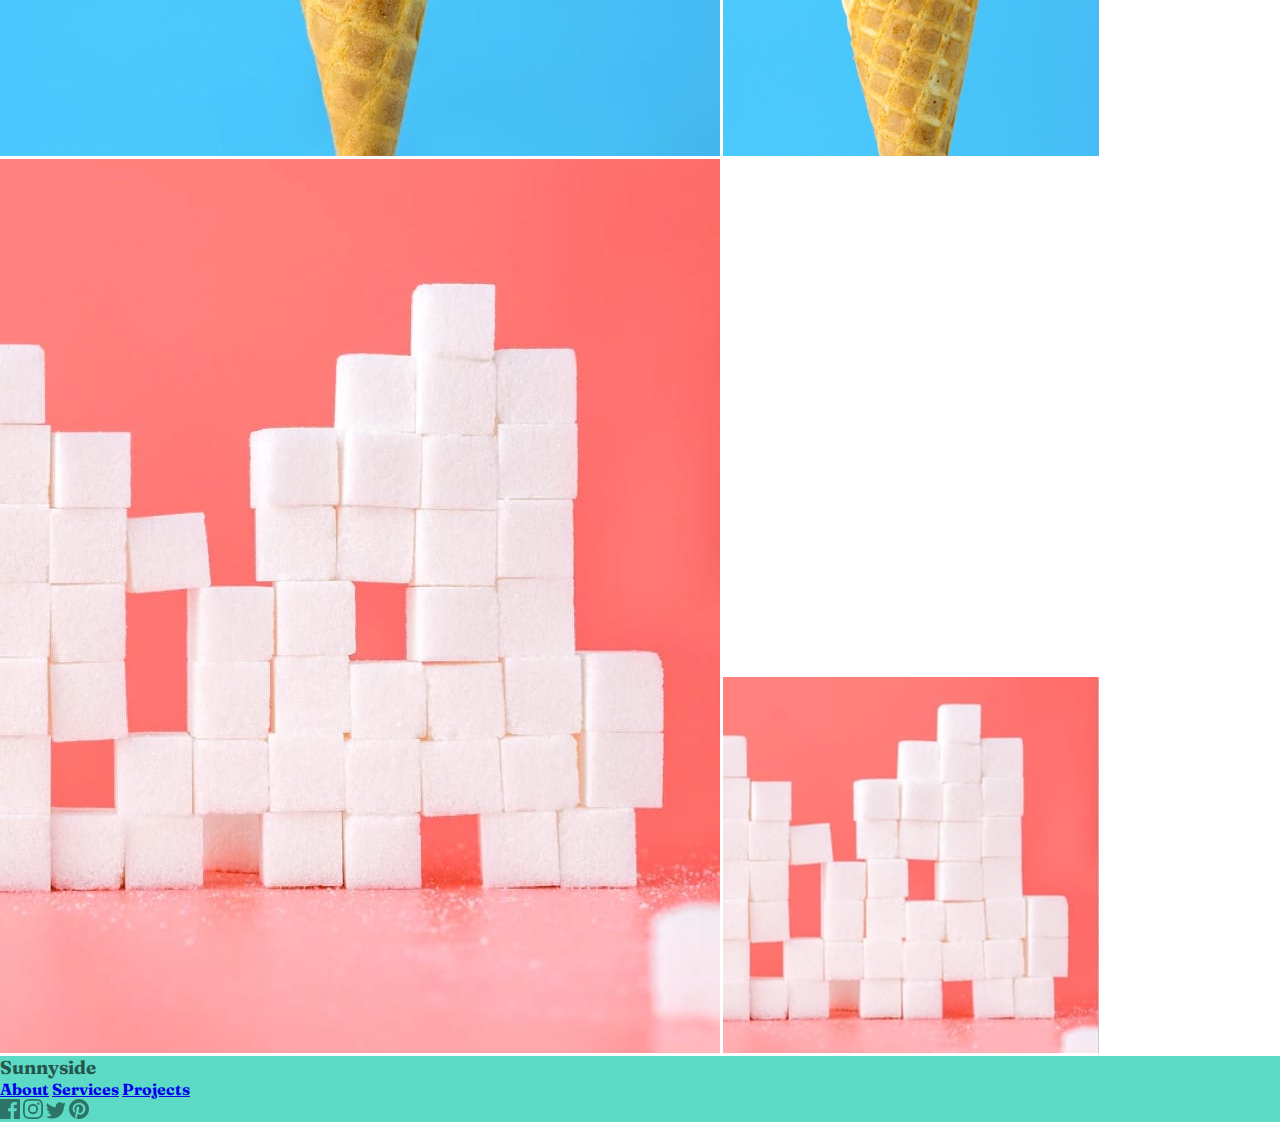
<file: sunnyside-agency-landing-page-main/index.html>
<!DOCTYPE html>
<html lang="en">
  <head>
    <meta charset="UTF-8" />
    <meta name="viewport" content="width=device-width, initial-scale=1.0" />
    <!-- displays site properly based on user's device -->

    <link
      rel="icon"
      type="image/png"
      sizes="32x32"
      href="./images/favicon-32x32.png"
    />

    <title>Frontend Mentor | Sunnyside agency landing page</title>

    <!-- Feel free to remove these styles or customise in your own stylesheet 👍 -->
    <link
      href="https://cdn.jsdelivr.net/npm/bootstrap@5.3.7/dist/css/bootstrap.min.css"
      rel="stylesheet"
      integrity="sha384-LN+7fdVzj6u52u30Kp6M/trliBMCMKTyK833zpbD+pXdCLuTusPj697FH4R/5mcr"
      crossorigin="anonymous"
    />
    <link rel="stylesheet" href="css/style.css" />
  </head>
  <body>
    <section class="hero-section">
      <nav class="navbar navbar-expand-lg">
        <div class="container-fluid">
          <a class="navbar-brand" href="#"
            ><img src="images/logo.svg" alt="logo"
          /></a>
          <button
            class="navbar-toggler"
            type="button"
            data-bs-toggle="collapse"
            data-bs-target="#navbarSupportedContent"
            aria-controls="navbarSupportedContent"
            aria-expanded="false"
            aria-label="Toggle navigation"
          >
            <span class="navbar-toggler-icon"></span>
          </button>
          <div
            class="collapse navbar-collapse flex-grow-0"
            id="navbarSupportedContent"
          >
            <ul
              class="navbar-nav me-auto mb-2 mb-lg-0 gap-3 align-items-center"
            >
              <li class="nav-item">
                <a
                  class="nav-link active text-white"
                  aria-current="page"
                  href="#"
                  >About</a
                >
              </li>
              <li class="nav-item">
                <a class="nav-link text-white" href="#">Services</a>
              </li>
              <li class="nav-item">
                <a class="nav-link text-white" href="#">Projects</a>
              </li>
              <li class="nav-item">
                <a class="nav-link text-white" href="#"
                  ><button
                    class="btn btn-light custom-btn text-uppercase rounded-pill"
                  >
                    Contact
                  </button></a
                >
              </li>
            </ul>
          </div>
        </div>
      </nav>
      <div class="text-center mt-5">
        <h1 class="text-white text-uppercase pt-5">We are creatives</h1>
        <img
          src="images/icon-arrow-down.svg"
          class="img-fluid arrow-icon mt-5"
          alt="img"
        />
      </div>
    </section>

    <section class="info-section container-fluid">
      <div class="row">
        <div
          class="col-md-6 d-flex justify-content-center align-items-center order-2 order-md-1"
        >
          <div class="info text-center text-md-start my-5 my-md-0">
            <h2 class="me-md-5 pe-md-5">Transform your brand</h2>
            <p class="mt-3">
              We are a full-service creative agency specializing in helping
              brands grow fast. Engage your clients through compelling visuals
              that do most of the marketing for you.
            </p>
            <a href="#" class="learnmore-yellow">Learn more</a>
          </div>
        </div>
        <div class="col-md-6 p-0 order-1 order-md-2">
          <img
            src="images/desktop/image-transform.jpg"
            class="img-fluid object-fit-cover"
            alt="img"
          />
        </div>
      </div>
      <div class="row">
        <div class="col-md-6 p-0">
          <img
            src="images/desktop/image-stand-out.jpg"
            class="img-fluid object-fit-cover"
            alt="img"
          />
        </div>
        <div class="col-md-6 d-flex justify-content-center align-items-center">
          <div class="info text-center text-md-start my-5 my-md-0">
            <h2 class="me-md-5 pe-md-5">Transform your brand</h2>
            <p class="mt-3">
              Using a collaborative formula of designers, researchers,
              photographers, videographers, and copywriters, we’ll build and
              extend your brand in digital places.
            </p>
            <a href="#" class="learnmore-red">Learn more</a>
          </div>
        </div>
      </div>
      <div class="row">
        <div class="col-md-6 col-12 p-0 card">
          <img src="images/desktop/image-graphic-design.jpg" alt="img" />
          <div class="content pb-md-5 pb-0">
            <h3>Graphic design</h3>
            <p>
              Great design makes you memorable. We deliver artwork that
              underscores your brand message and captures potential clients’
              attention.
            </p>
          </div>
        </div>
        <div class="col-md-6 col-12 p-0 card">
          <img src="images/desktop/image-photography.jpg" alt="img" />
          <div class="content pb-md-5 pb-0">
            <h3>Photography</h3>
            <p>
              Increase your credibility by getting the most stunning,
              high-quality photos that improve your business image.
            </p>
          </div>
        </div>
      </div>
    </section>

    <section class="client-section container pt-5">
      <h2 class="text-center text-uppercase pt-5 pb-5">Client testimonials</h2>
      <div class="client-container row pt-4 d-flex pb-5">
        <div class="client col-md-4 p-0 text-center">
          <img src="images/image-emily.jpg" alt="Emily" />
          <p class="description mt-5 pb-5">
            We put our trust in Sunnyside and they delivered, making sure our
            needs were met and deadlines were always hit.
          </p>
          <h4>Emily R.</h4>
          <p>Marketing Director</p>
        </div>

        <div class="client col-md-4 p-0 text-center">
          <img src="images/image-thomas.jpg" alt="Thomas" />
          <p class="description mt-5 pb-5">
            Sunnyside’s enthusiasm coupled with their keen interest in our
            brand’s success made it a satisfying and enjoyable experience.
          </p>
          <h4>Thomas S.</h4>
          <p>Chief Operating Officer</p>
        </div>

        <div class="client col-md-4 p-0 text-center">
          <img src="images/image-jennie.jpg" alt="Jennie" />
          <p class="description mt-5 pb-5">
            Incredible end result! Our sales increased over 400% when we worked
            with Sunnyside. Highly recommended!
          </p>
          <h4>Jennie F.</h4>
          <p>Business Owner</p>
        </div>
      </div>
    </section>

    <section class="gallery-section container-fluid pt-5">
      <div class="row">
        <div class="col-6 col-md-3 p-0">
          <img
            src="images/desktop/image-gallery-milkbottles.jpg"
            alt="img"
            class="img-fluid d-none d-md-block"
          />
          <img
            src="images/mobile/image-gallery-milkbottles.jpg"
            alt="img"
            class="img-fluid d-block d-md-none"
          />
        </div>
        <div class="col-6 col-md-3 p-0">
          <img
            src="images/desktop/image-gallery-orange.jpg"
            alt="img"
            class="img-fluid d-none d-md-block"
          />
          <img
            src="images/mobile/image-gallery-orange.jpg"
            alt="img"
            class="img-fluid d-block d-md-none"
          />
        </div>
        <div class="col-6 col-md-3 p-0">
          <img
            src="images/desktop/image-gallery-cone.jpg"
            alt="img"
            class="img-fluid d-none d-md-block"
          />
          <img
            src="images/mobile/image-gallery-cone.jpg"
            alt="img"
            class="img-fluid d-block d-md-none"
          />
        </div>
        <div class="col-6 col-md-3 p-0">
          <img
            src="images/desktop/image-gallery-sugarcubes.jpg"
            alt="img"
            class="img-fluid d-none d-md-block"
          />
          <img
            src="images/mobile/image-gallery-sugar-cubes.jpg"
            alt="img"
            class="img-fluid d-block d-md-none"
          />
        </div>
      </div>
    </section>

    <section class="footer-section">
      <div class="col-md-12 footer container-fluid pt-5">
        <h3 class="text-center">Sunnyside</h3>
        <div class="link d-flex gap-5 justify-content-center pt-3 pb-5">
          <a class="nav-link active" href="#">About</a>
          <a class="nav-link active" href="#">Services</a>
          <a class="nav-link active" href="#">Projects</a>
        </div>
        <div
          class="img-container d-flex gap-4 justify-content-center pt-4 pb-5"
        >
          <img src="images/icon-facebook.svg" alt="f" />
          <img src="images/icon-instagram.svg" alt="i" />
          <img src="images/icon-twitter.svg" alt="t" />
          <img src="images/icon-pinterest.svg" alt="p" />
        </div>
      </div>
    </section>
    <!--  

  

  

  
  

  

   

  Learn more

  
  

  
  

  Client testimonials

 
  
  

  
  
 

  
  
  

  About
  Services
  Projects
  Contact -->
    <script
      src="https://cdn.jsdelivr.net/npm/bootstrap@5.3.7/dist/js/bootstrap.bundle.min.js"
      integrity="sha384-ndDqU0Gzau9qJ1lfW4pNLlhNTkCfHzAVBReH9diLvGRem5+R9g2FzA8ZGN954O5Q"
      crossorigin="anonymous"
    ></script>
  </body>
</html>
</file>
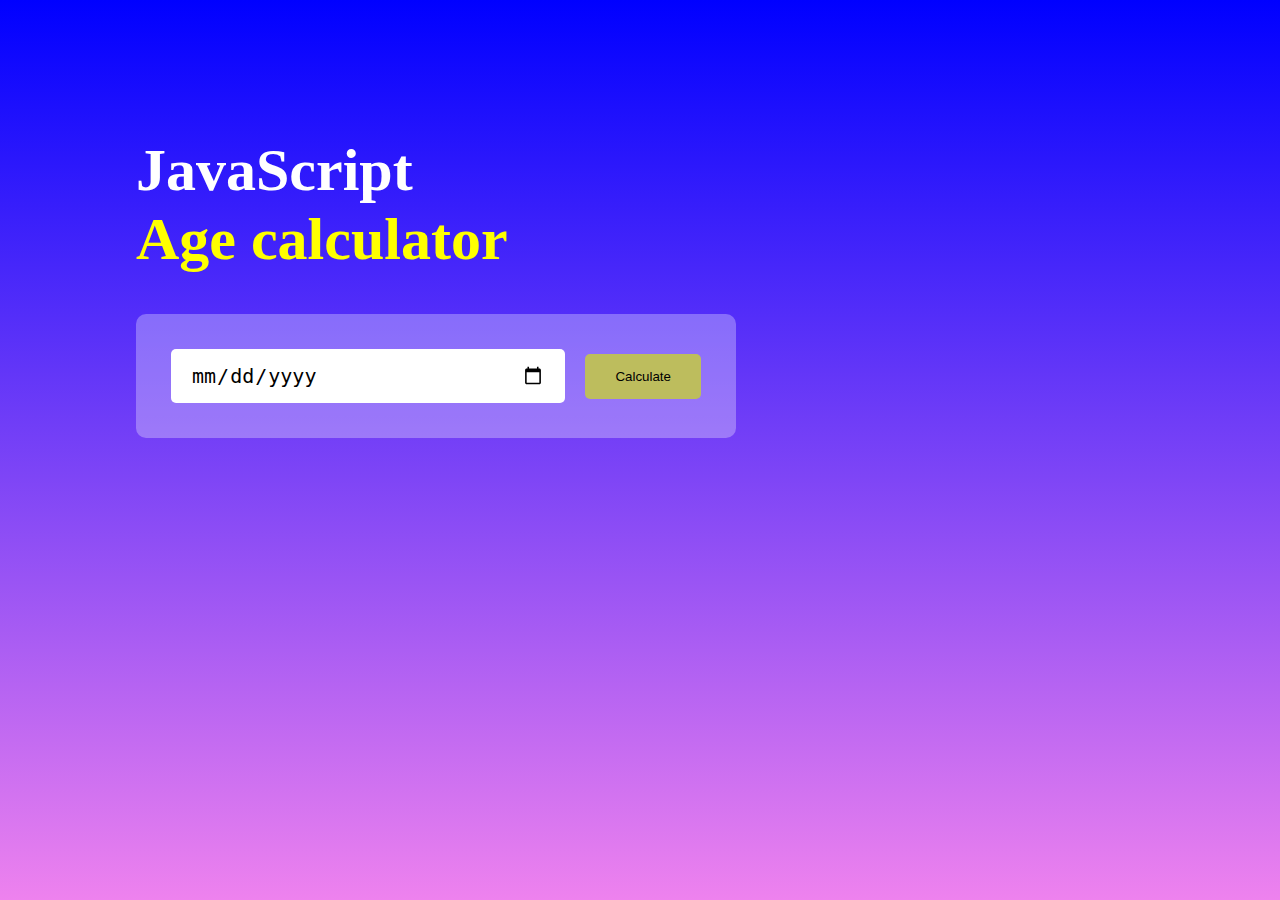
<file: tutorial2/index.html>
<!DOCTYPE html>
<html lang="en">
  <head>
    <meta charset="UTF-8" />
    <meta name="viewport" content="width=device-width, initial-scale=1.0" />
    <title>Age calendar</title>
    <link rel="stylesheet" href="css/style.css" />
  </head>
  <body>
    <div class="container">
      <div class="calculator">
        <h1>JavaScript<br /><span>Age calculator</span></h1>
        <div class="input-box">
          <input type="date" id="date" />
          <button onclick="calculateAge()">Calculate</button>
        </div>
        <p id="result"></p>
      </div>
    </div>
    <script src="js/script.js"></script>
  </body>
</html>
</file>
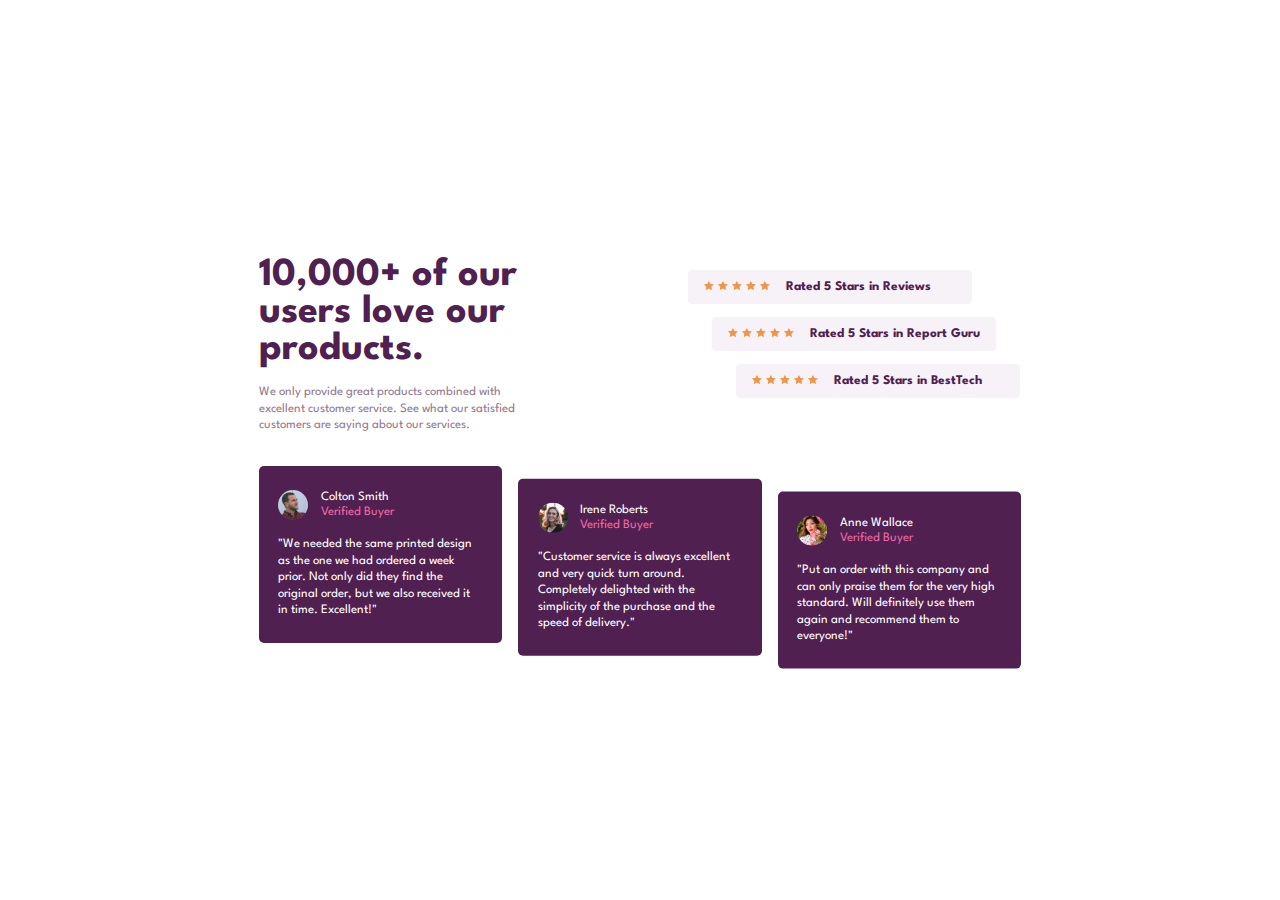
<file: social-proof-section-master copy/social-proof-section-master/index.html>
<!DOCTYPE html>
<html lang="en">
  <head>
    <meta charset="UTF-8" />
    <meta name="viewport" content="width=device-width, initial-scale=1.0" />
    <!-- displays site properly based on user's device -->

    <link
      rel="icon"
      type="image/png"
      sizes="32x32"
      href="./images/favicon-32x32.png"
    />

    <title>Frontend Mentor | Social proof section</title>

    <!-- Feel free to remove these styles or customise in your own stylesheet 👍 -->
    <link rel="stylesheet" href="css/style.css" />
    <style>
      .attribution {
        font-size: 11px;
        text-align: center;
      }
      .attribution a {
        color: hsl(228, 45%, 44%);
      }
    </style>
  </head>
  <body>
    <div class="container">
      <div class="intro-container">
        <div class="intro">
          <h1>10,000+ of our users love our products.</h1>
          <p>
            We only provide great products combined with excellent customer
            service. See what our satisfied customers are saying about our
            services.
          </p>
        </div>
      </div>
      <div class="rating-container">
        <div>
          <div class="rating">
            <div class="img-container">
              <img src="images/icon-star.svg" alt="img" />
              <img src="images/icon-star.svg" alt="img" />
              <img src="images/icon-star.svg" alt="img" />
              <img src="images/icon-star.svg" alt="img" />
              <img src="images/icon-star.svg" alt="img" />
            </div>
            <h5>Rated 5 Stars in Reviews</h5>
          </div>
          <div class="rating">
            <div class="img-container">
              <img src="images/icon-star.svg" alt="img" />
              <img src="images/icon-star.svg" alt="img" />
              <img src="images/icon-star.svg" alt="img" />
              <img src="images/icon-star.svg" alt="img" />
              <img src="images/icon-star.svg" alt="img" />
            </div>
            <h5>Rated 5 Stars in Report Guru</h5>
          </div>
          <div class="rating">
            <div class="img-container">
              <img src="images/icon-star.svg" alt="img" />
              <img src="images/icon-star.svg" alt="img" />
              <img src="images/icon-star.svg" alt="img" />
              <img src="images/icon-star.svg" alt="img" />
              <img src="images/icon-star.svg" alt="img" />
            </div>
            <h5>Rated 5 Stars in BestTech</h5>
          </div>
        </div>
      </div>
      <div class="card-container">
        <div class="card">
          <div class="profile">
            <img src="images/image-colton.jpg" alt="img" />
            <div class="profile-detail">
              <h4>Colton Smith</h4>
              <p>Verified Buyer</p>
            </div>
          </div>
          <p class="description">
            "We needed the same printed design as the one we had ordered a week
            prior. Not only did they find the original order, but we also
            received it in time. Excellent!"
          </p>
        </div>
        <div class="card">
          <div class="profile">
            <img src="images/image-irene.jpg" alt="img" />
            <div class="profile-detail">
              <h4>Irene Roberts</h4>
              <p>Verified Buyer</p>
            </div>
          </div>
          <p class="description">
            "Customer service is always excellent and very quick turn around.
            Completely delighted with the simplicity of the purchase and the
            speed of delivery."
          </p>
        </div>
        <div class="card">
          <div class="profile">
            <img src="images/image-anne.jpg" alt="img" />
            <div class="profile-detail">
              <h4>Anne Wallace</h4>
              <p>Verified Buyer</p>
            </div>
          </div>
          <p class="description">
            "Put an order with this company and can only praise them for the
            very high standard. Will definitely use them again and recommend
            them to everyone!"
          </p>
        </div>
      </div> 
    </div>
  </body>
</html>
</file>
<file: 3-column-preview-card-component-main/css/style.css>
@import url("https://fonts.googleapis.com/css2?family=Big+Shoulders:opsz,wght@10..72,100..900&family=Lexend+Deca:wght@100..900&display=swap");
* {
  padding: 0;
  margin: 0;
  box-sizing: border-box;
  font-family: "Lexend Deca", sans-serif;
  font-optical-sizing: auto;
  font-weight: 400;
  font-style: normal;
}

h2 {
  font-family: "Big Shoulders", sans-serif;
  font-optical-sizing: auto;
  font-weight: 700;
  font-style: normal;
}

body {
  display: flex;
  justify-content: center;
  align-items: center;
  min-height: 100vh;
  font-size: 13px;
  background-color: hsl(0, 0%, 95%);
}

.container {
  background-color: pink;
  max-width: 630px;
  border-radius: 5px;
  overflow: hidden;
  margin: 3rem 1.5rem;
}
@media (min-width: 768px) {
  .container {
    display: flex;
  }
}
.container .card {
  padding: 1.5rem;
}
.container .card:nth-child(1) {
  background-color: hsl(31, 77%, 52%);
}
.container .card:nth-child(1) button {
  color: hsl(31, 77%, 52%);
}
.container .card:nth-child(1) button:active {
  background-color: hsl(31, 77%, 52%);
}
.container .card:nth-child(2) {
  background-color: hsl(184, 100%, 22%);
}
.container .card:nth-child(2) button {
  color: hsl(184, 100%, 22%);
}
.container .card:nth-child(2) button:active {
  background-color: hsl(184, 100%, 22%);
}
.container .card:nth-child(3) {
  background-color: hsl(179, 100%, 13%);
}
.container .card:nth-child(3) button {
  color: hsl(179, 100%, 13%);
}
.container .card:nth-child(3) button:active {
  background-color: hsl(179, 100%, 13%);
}
.container .card .detail img {
  width: 50px;
  height: 50px;
  -o-object-fit: contain;
     object-fit: contain;
}
.container .card .detail h2 {
  color: hsl(0, 0%, 95%);
  font-size: 1.5rem;
  text-transform: uppercase;
  margin: 0.8rem 0 1.2rem;
}
.container .card .detail p {
  color: hsla(0, 0%, 100%, 0.75);
  line-height: 1.5;
  font-size: 15px;
}
@media (min-width: 768) {
  .container .card .detail p {
    font-size: 12px;
  }
}
.container .card button {
  background-color: hsl(0, 0%, 95%);
  margin-top: 3rem;
  text-transform: capitalize;
  border: 0;
  border-radius: 40px;
  padding: 0.8rem 1.2rem;
  font-size: 12px;
}
.container .card button:hover {
  background-color: inherit;
  color: white;
  border: 1px solid white;
}/*# sourceMappingURL=style.css.map */
</file>
<file: Day5.1/css/style.css>
* {
  margin: 0;
  padding: 0;
  box-sizing: border-box;
}

:root {
  --theme-color: grey;
}

body {
  display: flex;
  justify-content: center;
  align-items: center;
  min-height: 100vh;
}

.card {
  text-align: center;
  width: 300px;
  border-radius: 0.6rem;
  overflow: hidden;
  box-shadow: 0 0px 4px;
}
.card h1 {
  padding: 1rem;
  background-color: var(--theme-color);
  color: #fff;
}
.card .btn-container {
  margin: 1.2rem 0;
  display: flex;
  gap: 1rem;
  justify-content: center;
}
.card .btn-container button {
  background-color: var(--theme-color);
  color: #fff;
  border: 0;
  padding: 0.2rem 0.6rem;
  border-radius: 0.2rem;
}
.card .theme-btn-container {
  display: flex;
  justify-content: center;
  gap: 0.8rem;
  margin: 1rem 0 1.2rem;
}
.card .theme-btn-container .btn {
  width: 20px;
  height: 20px;
  background-color: red;
  border-radius: 50%;
}
.card .theme-btn-container .btn1 {
  background-color: rgb(79, 150, 150);
}
.card .theme-btn-container .btn2 {
  background-color: rgb(129, 124, 50);
}
.card .theme-btn-container .btn3 {
  background-color: rgb(12, 218, 81);
}
.card .theme-btn-container .btn4 {
  background-color: rgb(150, 79, 91);
}

.btn:hover {
  transform: scale(2, 2);
}/*# sourceMappingURL=style.css.map */
</file>
<file: portfolio copy/css/style.css>
@import url("https://fonts.googleapis.com/css2?family=Bebas+Neue&display=swap");
* {
  margin: 0;
  padding: 0;
  box-sizing: border-box;
}

h1,
h2,
h3,
h4,
h6 {
  font-family: "Bebas Neue", sans-serif;
  font-weight: 400;
  font-style: normal;
}

body {
  background-color: white;
  width: 100%;
}

.hero-section {
  min-height: 90vh;
  max-width: 100vw;
  background-image: url(https://img.freepik.com/free-vector/black-geometric-memphis-social-banner_53876-116843.jpg);
}
.hero-section .photo {
  display: flex;
  flex-direction: column;
  align-items: center;
  margin-top: 4rem;
}
.hero-section .photo img {
  width: 200px;
  height: 200px;
  border-radius: 50%;
  border: 7px solid rgba(0, 0, 0, 0.37);
  box-shadow: 20px 15px 5px rgba(0, 0, 0, 0.3);
}
.hero-section .photo .intro {
  color: white;
}
.hero-section .photo .intro h1 {
  color: rgb(17, 17, 17);
}
.hero-section .photo .intro h3 span {
  font-size: 2.5rem;
  background-color: #ffffff;
  border: 3px solid rgba(255, 0, 0, 0.473);
  border-radius: 10px;
}
.hero-section .photo .intro p {
  font-size: 1.2rem;
  font-weight: 500;
}

.about-section {
  max-width: 100vw;
  min-height: 70vh;
  background-color: rgb(58, 56, 56);
}
.about-section .about {
  max-width: 70%;
  border-radius: 10px;
}
.about-section .about h2 {
  border-radius: 10px;
  color: cadetblue;
}
.about-section .about p {
  font-size: 1rem;
  font-weight: 500;
}
.about-section .edu {
  max-width: 70%;
  border-radius: 10px;
}

.skills-section {
  background-color: rgb(0, 0, 0);
}
.skills-section .skill {
  max-width: 100vw;
}
.skills-section .skill .logo {
  max-width: 70%;
}
.skills-section .skill .logo img {
  width: 100px;
  height: 100px;
  border-radius: 50%;
}
.skills-section .skill .logo p {
  font-size: 2rem;
  font-weight: 900;
}
.skills-section .skill .logo .box {
  width: 100px;
  height: 10px;
  background-color: rgb(102, 94, 94);
  border-radius: 10px;
  text-align: center;
}
.skills-section .skill .logo .box .bar {
  width: 85px;
  height: 10px;
  background-color: #f04242;
  border-radius: 10px;
}
.skills-section .skill .logo .box .bar1 {
  width: 70px;
  height: 10px;
  background-color: blue;
  border-radius: 10px;
}
.skills-section .skill .logo .box .bar2 {
  width: 50px;
  height: 10px;
  background-color: yellow;
  border-radius: 10px;
}
.skills-section .skill .logo .box .bar3 {
  width: 11px;
  height: 10px;
  background-color: skyblue;
  border-radius: 10px;
}
.skills-section .skill .logo .box .bar4 {
  width: 60px;
  height: 10px;
  background-color: rgb(58, 14, 58);
  border-radius: 10px;
}
.skills-section .skill .logo .box .bar5 {
  width: 55px;
  height: 10px;
  background-color: white;
  border-radius: 10px;
}

.project-section {
  min-height: 100vh;
  max-width: 100vw;
}
.project-section .projects .project {
  width: 350px;
  height: 300px;
  background-color: rgb(22, 20, 20);
  border-radius: 10px;
}
@media (max-width: 578px) {
  .project-section .projects .project {
    width: 200px;
    height: 170px;
  }
}
.project-section .projects .project img {
  width: 250px;
  height: 180px;
  border-radius: 8px;
}
@media (max-width: 578px) {
  .project-section .projects .project img {
    width: 100px;
    height: 80px;
  }
}
.project-section .projects .project a {
  border-radius: 4px;
  color: black;
  background-color: darkgray;
  outline: 2px solid black;
}
.project-section .projects .project p {
  color: black;
  font-weight: 700;
}
@media (min-width: 768px) {
  .project-section .projects .project p {
    font-size: 1.4rem;
  }
}

.contact-section {
  background-color: black;
  min-height: 100vh;
}
.contact-section .contact-info {
  min-height: 60vh;
}
.contact-section .contact-info .contact input[type=text] {
  width: 250px;
  padding: 10px;
  border: 2px solid gray;
  background-color: black;
  border-radius: 10px;
  color: #fff;
}
.contact-section .contact-info .contact input[type=email] {
  width: 250px;
  padding: 10px;
  color: #fff;
  border: 2px solid gray;
  border-radius: 10px;
  background-color: black;
}
.contact-section .contact-info .contact input[type=message] {
  padding-bottom: 10rem;
  border: 2px solid gray;
  border-radius: 10px;
  background-color: black;
  color: #fff;
}
.contact-section .contact-info .description img {
  width: 100px;
  height: 100px;
  border-radius: 50%;
}/*# sourceMappingURL=style.css.map */
</file>
<file: portfolio/assets/css/style.css>
:root{
    --bg-color:#ffffff;
    --first-color:#ffffff;
    --second-color:#444444;
    --black-color:#000000;
    --medium-dark:#444444;
    --orange-color:#ffa500;
    --blue-color:#0b7dda;
    --icons-bg:#f4f4f4;
}
*{
    margin: 0;
    padding: 0;
    box-sizing: border-box;
}
body{
    background-color: var(--bg-color);
    width: 100%;
    height: 100%;
    min-height: 100vh;
    overflow: hidden;
}
body.dark{
    --bg-color:#242526;
    --first-color:#ffffff;
    --second-color:#eeeeee;
    --black-color:#ffffff;
    --orange-color:#ffa500;
    --blue-color:#0b7dda;
    --icons-bg:#242526;
}

.modal{
    display: none;
    position: fixed;
    left: 0;
    top: 0;
    padding-top: 150px;
    width: 100%;
    height: 100%;
    min-height: 100%;
    min-width: 100%;
    background-color: #000000;
    background-color: rgba(0, 0, 0, 0.4);
    z-index: 120;
    
    .modal-content{
         background: var(--first-color);
         margin: auto;
         width: 350px;
         padding: 20px;
         border-radius: 10px;
         .close{
            color: #aaa;
            font-size: 18px;
            float: right        ;
         }
         .close :is(:hover, :focus){
            color: var(--black-color);
            cursor: pointer;
         }
         .skills-box{
            display: flex;
            flex-wrap: wrap;
            gap: 5px;
         }
    }
}
.wrapper{
    width: 100%;
    height: 100%;
    .nav{
        position: fixed;
        top: 0;
        width: 100%;
        height: 100px;
        display: flex;
        justify-content: space-between;
        padding: 0 6vw;
        line-height: 100px;
        background-color: var(--bg-color);
        z-index: 100;
        .nav_logo{
            span{
                font-size: 2.5rem;
                font-weight: 700;
                color: var(--second-color);
                font-family: 'Delicious Handrawn', cursive;
            @media (max-width:574px) {
                font-size: 26px;
            }
            }
            
        }
        .nav_right{
            display: flex;
            column-gap: 2vw;
            .nav_menu{
                .link_list{
                    display: flex;
                    .close-menu{
                        display: none;
                    @media (max-width:1084px) {
                        display: block;
                        position: absolute;
                        top: 0px;
                        right: 30px;
                    }
                    i{
                        font-size: 20px;
                        cursor: pointer;
                    }
                    }
                    .list{
                        position: relative;
                        list-style: none;
                        margin: 0 30px;
                        .link{
                            text-decoration: none;
                            font-weight: 700;
                            color: var(--black-color);

                        }
                    }
                }
            }
            
        }
    }
    .nav_menu_btn{
        display:none;
    } 
    @media (max-width:1084px) {
        .nav_menu_btn{
            display: flex;
            align-items: center;

            .fa-bars{
            display: flex;
            align-items: center;
            justify-content: center;
            width: 45px;
            height: 45px;
            background: var(--second-color);
            color: var(--bg-color);
            border-radius: 50%;
            cursor: pointer;

        }
        }
         
    }
    .main{
        .row{
            display: flex;
        }
        .hero{
            position: relative;
            width: 100%;
            min-height: 100vh;
            .col{
                display: flex;
                width: 50%;
            }
           
            .col-1{
                align-items: center;
                padding-inline: 5vw 50px;
                color: var(--second-color);
                .social-icons{
                    position: relative;
                    display: flex;
                    flex-direction: column;
                    justify-content: center;
                    margin-right: 30px;
                    border-radius: 30px;
                    background: var(--icons-bg); 
   
                    .icon{
                        display: flex;
                        align-items: center;
                        justify-content: center;
                        width: 40px;
                        height: 40px;
                        margin-block: 5px;
                        color: var(--second-color);
                        cursor: pointer;
                        z-index: 1;
                        /* background: #0b7dda; */
                    }
                    .icon:nth-child(2){
                        margin-top: 0;
                    }
                    .icon:last-child{
                        margin-bottom: 0;
                    }
                    .icon:hover{
                        color: var(--orange-color);
                    }
                    .icon-circle{
                        position: absolute;
                        top: 20px;
                        left: 20px;
                        transform: translate(-50%, -50%);
                        width: 40px;
                        height: 40px;
                        border:2px solid var(--blue-color);
                        border-radius: 50%;
                        animation: iconSlide 8s ease 1s infinite alternate;
                    }
                  
                }
                .hero_box{
                    display: flex;
                    flex-direction: column;
                    .hello{
                        font-size: 25px;
                        font-weight: 500;
                        margin-bottom: 10px;
                    }
                    .job{
                        font-size: 45px;
                        font-weight: 700;
                        color: var(--second-color);
                        margin-bottom: 10px;
                    }
                    .hero_btn{
                        margin-top: 30px;
                        button{
                            padding: 10px 20px;
                            border-radius: 5px;
                            border: none;
                            cursor: pointer;
                        }
                        .btn-1{
                            background: var(--orange-color);
                            color: var(--first-color);
                            box-shadow: 0px 0px 5px 1px rgba(0, 0, 0, 0.1 );
                        }
                        .btn-2{
                            margin-left: 1vw;
                            background: var(--first-color);
                            color: var(--orange-color);
                            box-shadow: 0px 0px 5px 1px rgba(0, 0, 0, 0.1 );
                        }
                    }
                  }
            }
            .col-2{
                .circle{
                    img{
                        position: absolute;
                        right: 0;
                        bottom: 0;;
                        border-radius: 50%;
                        width: 200px;
                        animation: circleZoom 5s infinite;
                        
                        @media(min-width:1084px){
                            width: 400px;
                        }
                    }

                }
            }
        }
    }
    
}

.fa-caret-down{
    margin-left: 6px;
    transition: .2s;
}
.list:hover .fa-caret-down{
    transform: rotate(180deg);
}
.list:hover .description-box{
    display: flex;
}
.description-box{
    display: none;
    flex-wrap: wrap;
    gap: 5px;
    position: fixed;
    top: 100px;
    background-color: #efefff;
    width: 400px;
    min-width: 300px;
    border-radius: 10px;
    line-height: 30px;
    padding: 20px;
    box-shadow: 2px 6px 10px 3px rgba(0, 0, 0, 0.2);
    animation: slideUp .3s;
}
.description-box::before{
    content: "";
    position: absolute;
    top: -10px;
    width: 20px;
    height: 20px;
    background-color: #efefff;
    transform: rotate(45deg);
}
@keyframes slideUp {
    from{
        top: 130px;
    }
    top{
        top: 100px;
    }
}
.content-title{
    font-size: 1.5rem;
    font-weight: 700;
    color: var(--medium-dark);
    border-bottom: 1px solid #ddd;
    padding-bottom: 10px;
    margin-bottom: 15px;
}
.skills-label{
    font-size: 15px;
    background-color: var(--blue-color);
    color: var(--first-color);
    border-radius: 7px;
    padding: 3px 11px;
}
.services-list{
        padding-inline: 20px;
        margin-top: 10px;
}
.about_box{
    right: 170px;
}
.list:last-child .description-box::before{
    left: 50%;
}
.btn{
    text-decoration: none;
    font-size: 15px;
    background-color: var(--orange-color);
    color: var(--first-color);
    padding: 10px 20px;
    border-radius: 20px;
    cursor: pointer;
    @media(max-width:394px){
        display: none;
    }
    @media(max-width:574px){
        span{
            display: none;
        }
    }
}
.mode{
    display: flex;
    align-items: center;
}
.moon-sun{
    position: relative;
    display: flex;
    align-items: center;
    justify-content: center;
    height: 40px;
    width: 40px;
    background: #f5f5f5;
    border-radius: 50%;
    cursor: pointer;
}
.moon-sun :is(#moon,#sun){
    position: absolute;
    color: var(--medium-dark);
    transition: .2s ease-in-out;
}
#sun{
    opacity: 0;
}
@media (max-width:1084px){
        .nav_menu.responsive{
        position: fixed;
        left: 0;
         
    }   
    .nav_menu{
        position: fixed;
        left: -100%;
        display: flex;
        align-items: center;
        justify-content: center;
        width: 80%;
        max-width: 600px;
        height: 100%;
        background-color: rgba(211, 211, 211, 0.2);
        backdrop-filter: blur(20px);
        box-shadow: 3px 0px 10px rgba(0, 0, 0, 0.2);
        transition: all .2s ease;
        z-index: 100;
    }
    .link_list{
        flex-direction: column; 
    }
    .list:hover .description-box{
        display: none;
    }
        
}
</file>
<file: results-summary-component-main/assets/css/style.css>
@font-face {
  font-family: "hank";
  src: url("../fonts/HankenGrotesk-VariableFont_wght.ttf");
}
* {
  padding: 0;
  margin: 0;
  box-sizing: border-box;
  font-family: "hank", sans-serif;
}

body {
  display: grid;
  place-items: center;
  min-height: 100vh;
  background-color: hsl(221, 100%, 96%);
}

@media (min-width: 768px) {
  .container {
    max-width: 470px;
    display: flex;
    background-color: hsl(0, 0%, 100%);
    border-radius: 30px;
  }
}
.container .result {
  flex-basis: 50%;
  background-image: linear-gradient(hsl(252, 100%, 67%), hsl(241, 81%, 54%));
  text-align: center;
  padding: 1.6rem 2rem;
  border-bottom-left-radius: 30px;
  border-bottom-right-radius: 30px;
}
@media (min-width: 768px) {
  .container .result {
    border-radius: 30px;
  }
}
.container .result h5 {
  color: hsl(241, 100%, 89%);
}
.container .result .circle {
  border-radius: 50%;
  background-image: linear-gradient(hsl(256, 72%, 46%), hsla(241, 72%, 46%, 0));
  width: 100px;
  height: 100px;
  margin: 1.5rem auto;
  display: flex;
  justify-content: center;
  align-items: center;
}
.container .result .circle h2 {
  font-size: 2rem;
  font-weight: 800;
  color: hsl(0, 0%, 100%);
}
.container .result .circle p {
  font-size: 0.8rem;
  color: hsl(241, 100%, 89%);
  opacity: 0.6;
}
.container .result .great {
  font-size: 1.2rem;
  color: hsl(0, 0%, 100%);
  margin-bottom: 0.8rem;
}
.container .result .detail {
  color: hsl(241, 100%, 89%);
  font-size: 0.7rem;
  line-height: 1.5rem;
}
.container .summary {
  flex-basis: 50%;
  padding: 1.5rem;
}
.container .summary h5 {
  font-size: 1rem;
}
.container .summary .card-container {
  margin: 1.4rem 0;
}
.container .summary .card-container .card {
  background-color: hsl(0, 100%, 97%);
  display: flex;
  align-items: center;
  justify-content: space-between;
  padding: 0.5rem;
  border-radius: 9px;
  margin-bottom: 0.5rem;
}
.container .summary .card-container .card .reaction {
  display: flex;
  align-items: center;
  gap: 0.8rem;
}
.container .summary .card-container .card .reaction img {
  width: 15px;
}
.container .summary .card-container .card .reaction h6 {
  font-size: 0.6rem;
  color: hsl(0, 100%, 67%);
}
.container .summary .card-container .card .rate h5 {
  color: hsl(224, 30%, 27%);
}
.container .summary .card-container .card .rate h5 span {
  opacity: 0.6;
}
.container .summary .card-container .memory {
  display: flex;
  align-items: center;
  gap: 0.8rem;
}
.container .summary .card-container .memory img {
  width: 15px;
}
.container .summary .card-container .memory h6 {
  font-size: 0.6rem;
  color: hsl(39, 100%, 56%);
}
.container .summary .card-container .verbal {
  display: flex;
  align-items: center;
  gap: 0.8rem;
}
.container .summary .card-container .verbal img {
  width: 15px;
}
.container .summary .card-container .verbal h6 {
  font-size: 0.6rem;
  color: hsl(166, 100%, 37%);
}
.container .summary .card-container .visual {
  display: flex;
  align-items: center;
  gap: 0.8rem;
}
.container .summary .card-container .visual img {
  width: 15px;
}
.container .summary .card-container .visual h6 {
  font-size: 0.6rem;
  color: hsl(234, 85%, 45%);
}
.container .summary .card-container .memo-container {
  background-color: hsl(39, 100%, 96%);
}
.container .summary .card-container .verbal-container {
  background-color: hsl(166, 100%, 97%);
}
.container .summary .card-container .visual-container {
  background-color: hsl(234, 85%, 98%);
}
.container .summary .card-container button {
  background-color: hsl(224, 30%, 27%);
  width: 100%;
  height: 40px;
  border-radius: 20px;
  border: 0;
  margin-top: 2rem;
  color: #fff;
  font-weight: 500;
}
.container .summary .card-container button:hover {
  background-color: hsl(241, 81%, 54%);
}/*# sourceMappingURL=style.css.map */
</file>
<file: social-proof-section-master/css/style.css>
@import url("https://fonts.googleapis.com/css2?family=League+Spartan:wght@100..900&display=swap");
* {
  margin: 0;
  padding: 0;
  box-sizing: border-box;
  font-family: "League Spartan", sans-serif;
  font-optical-sizing: auto;
  font-weight: 400;
  font-style: normal;
}

body {
  display: flex;
  justify-content: center;
  align-items: center;
  min-height: 100vh;
}

.container {
  display: grid;
  grid-template-columns: repeat(2, 1fr);
  grid-auto-rows: 200px;
  flex-basis: 900px;
}
.container .intro-container .intro {
  max-width: 80%;
}
.container .intro-container .intro h1 {
  color: hsl(300, 43%, 22%);
  margin-bottom: 1rem;
  font-weight: 700;
  font-size: 2.8rem;
}
.container .intro-container .intro p {
  color: hsl(300, 43%, 22%);
  font-size: 0.9rem;
  line-height: 1.5;
}
.container .rating-container {
  max-width: 70%;
}
.container .rating-container .rating {
  display: flex;
  padding: 0.8rem 1.5rem;
  gap: 1rem;
  align-items: center;
  margin: 1.25rem 0;
  background-color: hsl(300, 24%, 96%);
  border-radius: 4px;
}
.container .rating-container .rating:nth-child(2) {
  transform: translateX(2rem);
}
.container .rating-container .rating:nth-child(3) {
  transform: translateX(4rem);
}
.container .rating-container .rating .img-container img {
  width: 10px;
}
.container .rating-container .rating h5 {
  font-size: 0.8rem;
  color: hsl(300, 43%, 22%);
  font-weight: 700;
}
.container .card-container {
  grid-column: 1/3;
  max-width: 27%;
  display: grid;
  grid-template-areas: "one" "two" "three";
  gap: 1rem;
}
@media (min-width: 768px) {
  .container .card-container {
    grid-template-areas: "one two three";
  }
}
.container .card-container .card {
  padding: 0.8rem 1.5rem;
  gap: 2rem;
  margin: 1.25rem 0;
  color: white;
  background-color: hsl(300, 43%, 22%);
  border-radius: 4px;
}
.container .card-container .card:nth-child(1) {
  grid-area: one;
  width: 270px;
  height: 170px;
}
.container .card-container .card:nth-child(2) {
  grid-area: two;
  width: 270px;
  height: 170px;
  transform: translateY(1rem);
}
.container .card-container .card:nth-child(3) {
  grid-area: three;
  width: 270px;
  height: 170px;
  transform: translateY(2rem);
}
.container .card-container .card .cardsmall {
  display: flex;
  flex-direction: row;
  margin: 1.3rem 0.5rem;
  box-sizing: border-box;
}
.container .card-container .card .cardsmall img {
  width: 30px;
  height: 30px;
  border-radius: 50%;
  display: inline-block;
  margin-right: 1rem;
}
.container .card-container .card .cardsmall h3 {
  font-size: 0.8rem;
  margin-bottom: 0.3rem;
}
.container .card-container .card .cardsmall .buyer {
  font-size: 0.8rem;
  color: hsl(333, 80%, 67%);
}
.container .card-container .card p {
  margin-top: 1rem;
  font-size: 0.8rem;
}/*# sourceMappingURL=style.css.map */
</file>
<file: sunnyside-agency-landing-page-main/css/style.css>
@import url("https://fonts.googleapis.com/css2?family=Barlow:ital,wght@0,100;0,200;0,300;0,400;0,500;0,600;0,700;0,800;0,900;1,100;1,200;1,300;1,400;1,500;1,600;1,700;1,800;1,900&family=Fraunces:ital,opsz,wght@0,9..144,100..900;1,9..144,100..900&display=swap");
* {
  padding: 0;
  margin: 0;
  box-sizing: border-box;
}

h1,
h2,
h3,
h4,
h5,
h6,
.custom-btn,
a {
  font-family: "Fraunces", serif;
  font-optical-sizing: auto;
  font-weight: 700;
  font-style: normal;
  font-variation-settings: "SOFT" 0, "WONK" 0;
}

body {
  font-family: "Barlow", sans-serif;
  font-weight: 600;
  font-style: normal;
}

.hero-section {
  min-height: 80vh;
  background-image: url("../images/mobile/image-header.jpg");
  background-size: contain;
  background-position: center;
}
@media (min-width: 768px) {
  .hero-section {
    background-image: url("../images/desktop/image-header.jpg");
    min-height: 100vh;
  }
}
.hero-section .custom-btn {
  font-size: 14px;
}
.hero-section h1 {
  letter-spacing: 4px;
  font-size: clamp(2rem, 3vw, 3rem);
}
.hero-section .arrow-icon {
  width: 35px;
}

@media (min-width: 768px) {
  .info-section .info {
    max-width: 65%;
  }
}
.info-section .info p {
  color: hsl(232, 10%, 55%);
  line-height: 1.5;
}
.info-section .info a {
  text-decoration: none;
  color: black;
  text-transform: uppercase;
  position: relative;
}
.info-section .info .learnmore-yellow::after {
  content: "";
  position: absolute;
  background-color: hsla(51, 100%, 49%, 0.603);
  height: 6px;
  width: 100%;
  bottom: 0;
  left: 0;
}
.info-section .info .learnmore-red::after {
  content: "";
  position: absolute;
  background-color: hsla(7, 99%, 70%, 0.418);
  height: 6px;
  width: 100%;
  bottom: 0;
  left: 0;
}
.info-section .card {
  position: relative;
}
.info-section .card .content {
  position: absolute;
  text-align: center;
  bottom: 0;
}

.client-section {
  max-width: 73%;
}
.client-section h2 {
  color: hsl(210, 4%, 67%);
}
.client-section .client img {
  border-radius: 50%;
  width: 50px;
}
.client-section .client .description {
  color: hsl(213, 9%, 39%);
}
.client-section .client h4 {
  font-size: 1rem;
}
.client-section .client p {
  color: hsl(210, 4%, 67%);
}

.footer-section .footer {
  background-color: hsl(170, 63%, 61%);
}
.footer-section .footer h3 {
  color: hsl(167, 40%, 24%);
}
.footer-section .footer .link {
  color: hsl(167, 40%, 24%);
}/*# sourceMappingURL=style.css.map */
</file>
<file: tutorial2/css/style.css>
*{
    margin: 0;
    padding: 0;
    box-sizing: border-box;
}
.container{
    width: 100%;
    min-height: 100vh;
    background-image:linear-gradient(blue , violet) ;
    color: #fff;
    padding: 10px;
    
    .calculator{
        width: 100%;
        max-width: 600px;
        margin-left: 10%;
        margin-top: 10%;
        h1{
            font-size: 60px;
            span{
                color: yellow;
            }
        }
        .input-box{
            margin: 40px 0;
            padding: 35px;
            border-radius: 10px;
            background-color: rgba(255, 255, 255, 0.3);
            display: flex;
            align-items: center;
            input{
                flex: 1;
                margin-right: 20px;
                padding: 14px 20px;
                border: 0;
                outline: 0;
                font-size: 20px;
                border-radius: 5px;
                position: relative;
            }
            button{
                border: 0;
                outline: 0;
                background-color: rgb(189, 189, 93);
                padding: 15px 30px;
                border-radius: 5px;
                font-weight: 500;
                cursor: pointer;
            }
        }
    }
}
.input-box input::-webkit-calender-picker-indicator{
    top: 0;
    left: 0;
    bottom: 0;
    right: 0;
    width: auto;
    height: auto;
    position: absolute;
    background-position: calc(100% - 10px);
    background-size: 30px;
    cursor: pointer;
}
#result{
    font-size: 20px;
    color: black;
}
#result span{
    color: aqua;
}
</file>
<file: social-proof-section-master copy/social-proof-section-master/css/style.css>
@import url("https://fonts.googleapis.com/css2?family=League+Spartan:wght@100..900&display=swap");
* {
  margin: 0;
  padding: 0;
  box-sizing: border-box;
  font-family: "League Spartan", sans-serif;
  font-optical-sizing: auto;
  font-weight: 400;
  font-style: normal;
}

body {
  display: flex;
  justify-content: center;
  align-items: center;
  min-height: 100vh;
}

p {
  font-size: 0.8rem;
}

.container {
  display: grid;
  grid-auto-rows: fit-content;
  flex-basis: 800px;
  padding: 3rem 1.2rem;
  grid-template-areas: "intro" "rating" "card";
}
@media (min-width: 768px) {
  .container {
    grid-template-columns: repeat(2, 1fr);
    grid-template-areas: "intro rating" "card card";
  }
}
.container .intro-container {
  grid-area: intro;
}
.container .intro-container .intro {
  text-align: center;
}
@media (min-width: 768px) {
  .container .intro-container .intro {
    text-align: left;
    max-width: 70%;
  }
}
.container .intro-container .intro h1 {
  font-size: 2.5rem;
  font-weight: 700;
  color: hsl(300, 43%, 22%);
}
.container .intro-container .intro p {
  color: hsl(303, 10%, 53%);
  margin-top: 1rem;
  line-height: 1.3;
}
.container .rating-container {
  grid-area: rating;
}
@media (min-width: 768px) {
  .container .rating-container {
    justify-content: center;
    display: flex;
  }
}
.container .rating-container .rating {
  background-color: hsl(300, 24%, 96%);
  text-align: center;
  margin: 0.8rem 0;
  padding: 0.6rem 1rem;
  border-radius: 4px;
  width: 100%;
}
@media (min-width: 768px) {
  .container .rating-container .rating {
    display: flex;
    align-items: center;
    gap: 1rem;
  }
  .container .rating-container .rating:nth-child(2) {
    transform: translateX(1.5rem);
  }
  .container .rating-container .rating:nth-child(3) {
    transform: translateX(3rem);
  }
}
.container .rating-container .rating .img-container img {
  width: 10px;
  height: 10px;
  -o-object-fit: contain;
     object-fit: contain;
}
.container .rating-container .rating h5 {
  color: hsl(300, 43%, 22%);
  font-weight: 700;
  margin-top: 0.3rem;
}
@media (min-width: 768px) {
  .container .rating-container .rating h5 {
    margin-top: 0;
  }
}
.container .card-container {
  grid-area: card;
  margin-top: 2rem;
  display: flex;
  gap: 1rem;
  flex-direction: column;
}
@media (min-width: 768px) {
  .container .card-container {
    flex-direction: row;
  }
}
.container .card-container .card {
  background-color: hsl(300, 43%, 22%);
  padding: 1.5rem 1.2rem;
  border-radius: 5px;
  flex-basis: 32%;
}
@media (min-width: 768px) {
  .container .card-container .card:nth-child(2) {
    transform: translateY(0.8rem);
  }
  .container .card-container .card:nth-child(3) {
    transform: translateY(1.6rem);
  }
}
.container .card-container .card .profile {
  display: flex;
  align-items: center;
  gap: 0.8rem;
}
.container .card-container .card .profile img {
  width: 30px;
  height: 30px;
  border-radius: 50%;
}
.container .card-container .card .profile .profile-detail h4 {
  color: hsl(0, 0%, 100%);
  font-size: 0.8rem;
}
.container .card-container .card .profile .profile-detail p {
  color: hsl(333, 80%, 67%);
  margin-top: 0.2rem;
}
.container .card-container .card .description {
  color: hsl(0, 0%, 100%);
  line-height: 1.3;
  margin-top: 1rem;
}/*# sourceMappingURL=style.css.map */
</file>
